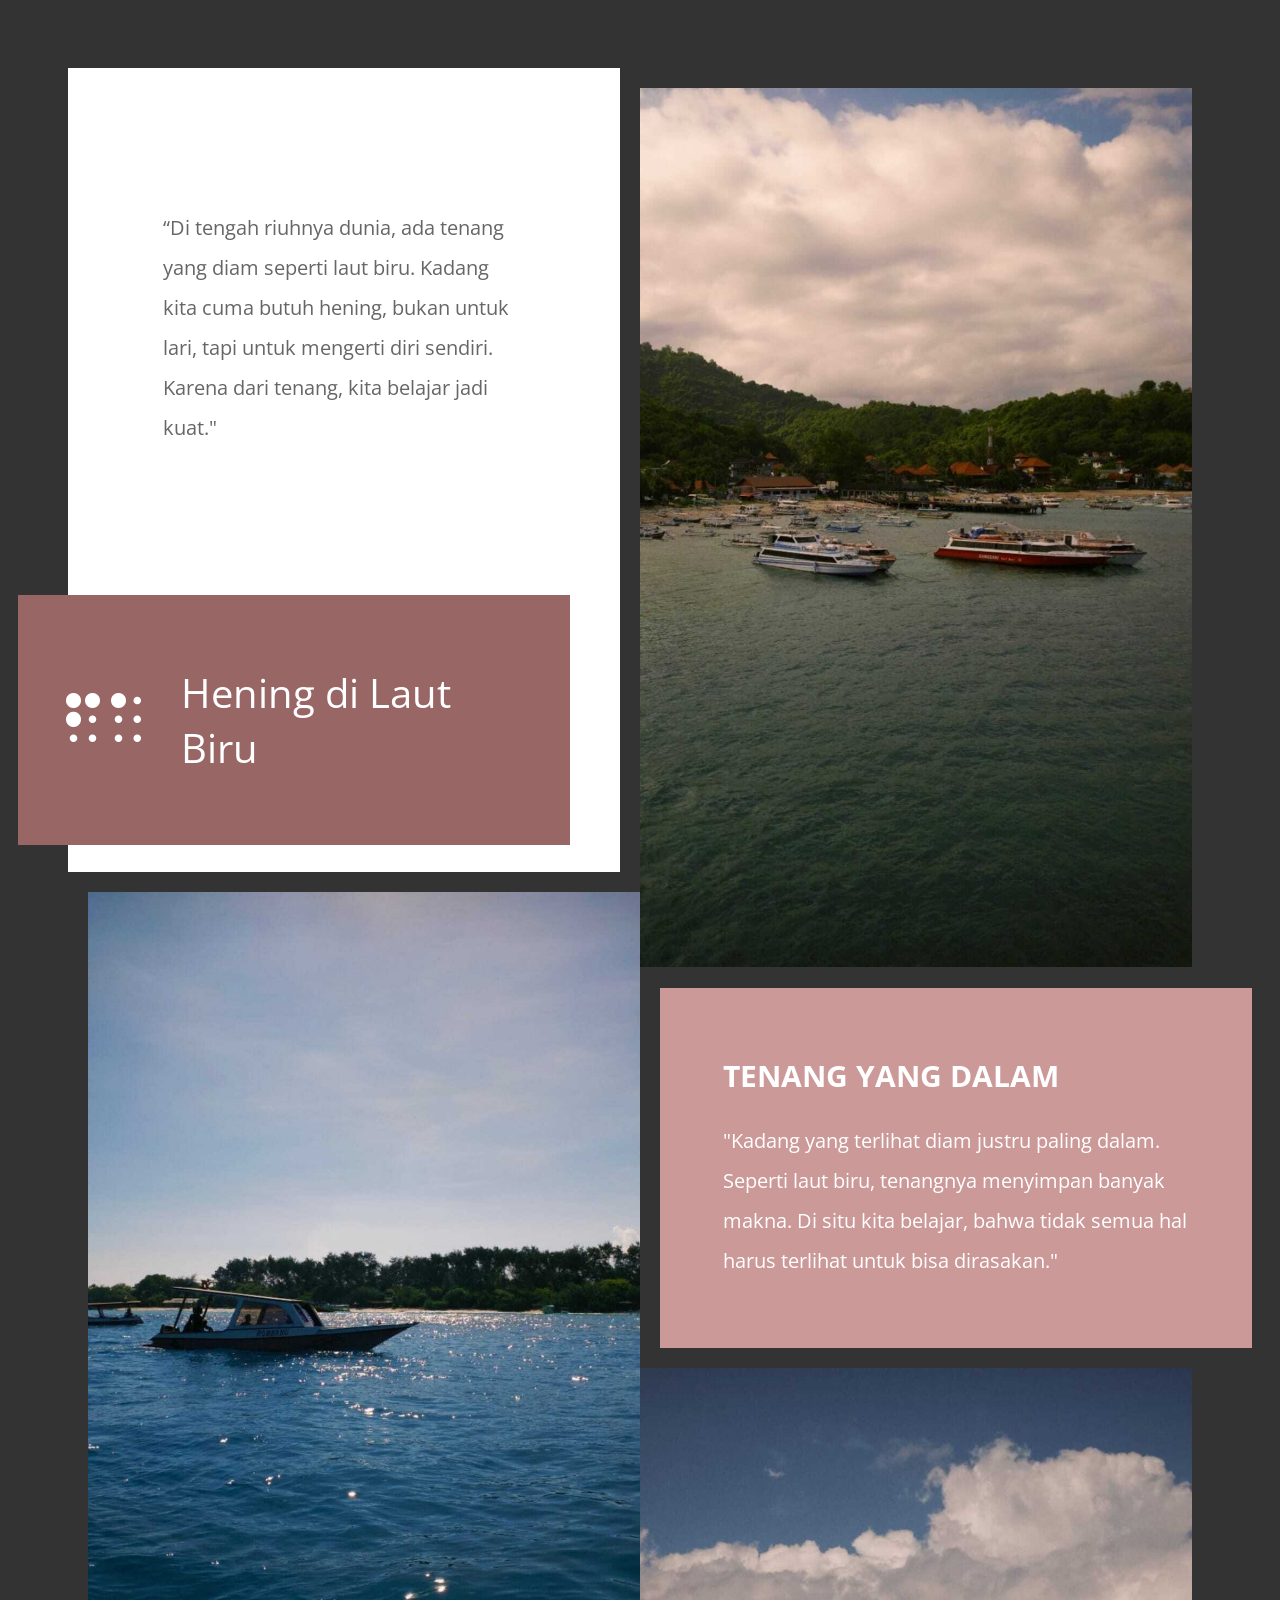
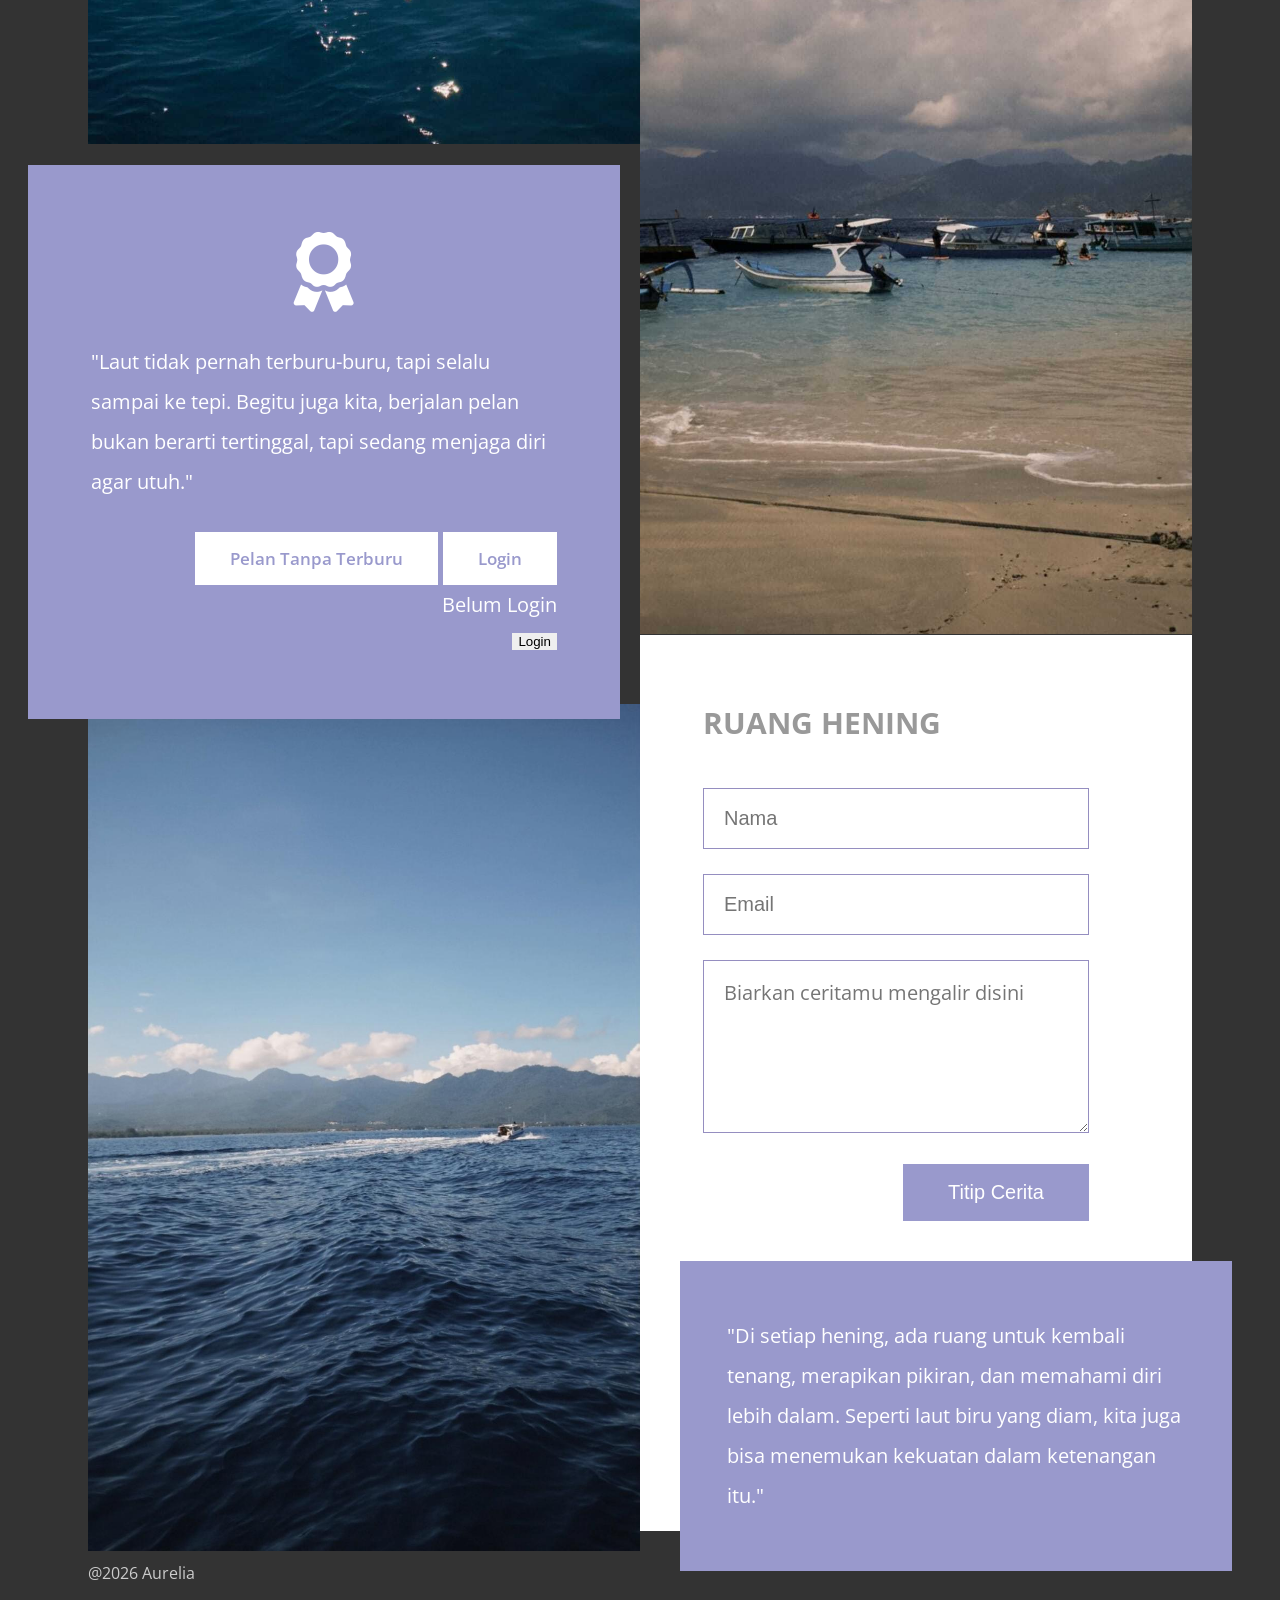
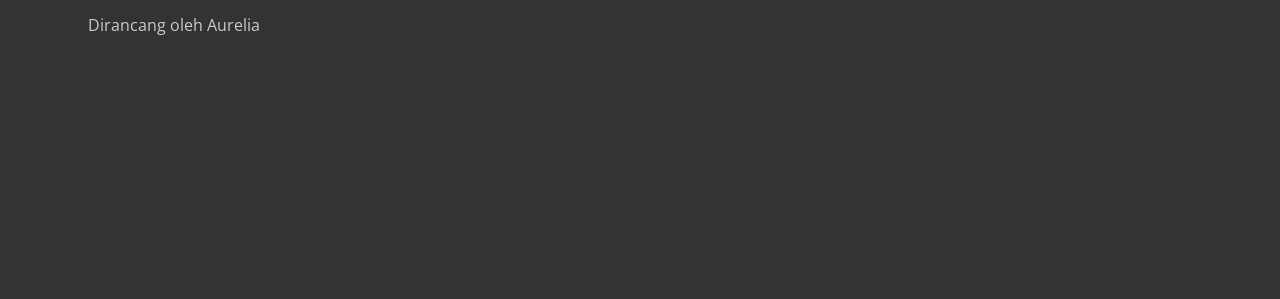
<file: index.html>
<!DOCTYPE html>
<html lang="en">

<head>
    <meta charset="UTF-8">
    <meta name="viewport" content="width=device-width, initial-scale=1.0">
    <meta http-equiv="X-UA-Compatible" content="ie=edge">
    <title>aureliarazaqa</title>
<!--
Template 2110 Character
http://www.tooplate.com/view/2110-character
-->
    <link rel="stylesheet" href="https://fonts.googleapis.com/css?family=Open+Sans:400,600">
    <!-- https://fonts.google.com/specimen/Open+Sans -->
    <link rel="stylesheet" href="css/all.min.css">
    <!-- https://fontawesome.com/ -->
    <link rel="stylesheet" href="css/tooplate-style.css">
</head>

<body class="tm-bg-dark">
    <main class="tm-container masonry">
        <div class="item tm-bg-white tm-block tm-block-left" data-desktop-seq-no="1" data-mobile-seq-no="1">
            <p class="tm-hero-text">&ldquo;Di tengah riuhnya dunia, ada tenang yang diam seperti laut biru. Kadang kita cuma butuh hening, bukan untuk lari, tapi untuk mengerti diri sendiri. Karena dari tenang, kita belajar jadi kuat."
            </p>
            <header class="tm-block-brand">
                <div class="tm-bg-primary-dark tm-text-white tm-block-brand-inner">
                    <i class="fas fa-braille fa-3x"></i>
                    <h1 class="tm-brand-name">Hening di Laut Biru</h1>
                </div>
            </header>
        </div>
        <div class="item" data-desktop-seq-no="2" data-mobile-seq-no="4">
            <img src="img/image-01.jpg" alt="Image" class="tm-img-left">
        </div>
        <div class="item tm-bg-secondary tm-text-white tm-block tm-block-wider tm-block-pad tm-block-left-2" data-desktop-seq-no="3"
            data-mobile-seq-no="5">
            <i class="fas fa-award fa-4x tm-block-icon"></i>
            <p>"Laut tidak pernah terburu-buru, tapi selalu sampai ke tepi. Begitu juga kita, berjalan pelan bukan berarti tertinggal, tapi sedang menjaga diri agar utuh."</p>
            <div class="tm-text-right">
                <a href="#" class="tm-btn tm-btn-small tm-btn-primary tm-mt">Pelan Tanpa Terburu</a>
                <a href="login/index.html" class="tm-btn tm-btn-small tm-btn-primary tm-mt">Login</a>
                <p id="userInfo">Belum Login</p>
               
<div id="authArea">
    <button onclick="goLogin()" class="nav-cta">Login</button>
</div>
            </div>
        </div>
        <div class="item" data-desktop-seq-no="4" data-mobile-seq-no="8">
            <img src="img/image-04.jpg" alt="Image" class="tm-img-left">
        </div>
        <div class="tm-footer" id="tmFooter" data-desktop-seq-no="5" data-mobile-seq-no="9">
            <div> 
                <p class="tm-mb-small">@2026 Aurelia</p>
                <p>Dirancang oleh Aurelia</p>
            </div>
        </div>
        <div class="item" data-desktop-seq-no="6" data-mobile-seq-no="2">
            <img src="img/image-02.jpg" alt="Image">
        </div>
        <div class="item tm-block-right" data-desktop-seq-no="7" data-mobile-seq-no="3">
            <div class="tm-block-right-inner tm-bg-primary-light tm-text-white tm-block tm-block-wider tm-block-pad">
                <header>
                    <h2 class="tm-text-uppercase">
                        Tenang yang Dalam
                    </h2>
                </header>
                <p>"Kadang yang terlihat diam justru paling dalam. Seperti laut biru, tenangnya menyimpan banyak makna. Di situ kita belajar, bahwa tidak semua hal harus terlihat untuk bisa dirasakan."</p>

                </p>
                <!-- -->
            </div>
        </div>

        <div class="item" data-desktop-seq-no="8" data-mobile-seq-no="6">
            <img src="img/image-03.jpg" alt="Image">
        </div>

        <div class="item tm-bg-white tm-block tm-form-section" data-desktop-seq-no="9" data-mobile-seq-no="7">
            <div class="tm-form-container tm-block-pad tm-pb-0">
                <header>
                    <h2 class="tm-text-uppercase tm-text-gray-light tm-mb">
                        Ruang Hening
                    </h2>
                </header>
                <form action="index.html" class="tm-contact-form" method="POST">
                    <div class="tm-form-group">
                        <input type="text" id="contact_name" name="contact_name" class="form-control" placeholder="Nama" required/>
                    </div>
                    <div class="tm-form-group">
                        <input type="email" id="contact_email" name="contact_email" class="form-control" placeholder="Email" required/>
                    </div>
                    <div class="tm-form-group">
                        <textarea rows="5" id="contact_message" name="contact_message" class="form-control" placeholder="Biarkan ceritamu mengalir disini" required></textarea>
                    </div>
                    <div class="tm-text-right">
                        <button type="submit" class="tm-btn tm-btn-secondary tm-btn-pad-big">Titip Cerita</button>
                    </div>
                </form>
            </div>

            <div class="tm-form-section-tag">
                <div class="tm-bg-secondary tm-text-white tm-block-pad tm-form-section-tag-inner">
                    <header>
                    </header>
                    <p>"Di setiap hening, ada ruang untuk kembali tenang, merapikan pikiran, dan memahami diri lebih dalam. Seperti laut biru yang diam, kita juga bisa menemukan kekuatan dalam ketenangan itu."</p>
                </div>
            </div>
        </div>
    <div style="display:flex;gap:20px;margin-top:30px;">

        <iframe width="400" height="250" src="https://www.youtube.com/embed/cds-Zd9msdQ" title="Cara Aku Keluar dari Hidup yang Bikin Capek &amp; Stuck | Mindset Shift &amp; Healing" frameborder="0" allow="accelerometer; autoplay; clipboard-write; encrypted-media; gyroscope; picture-in-picture; web-share" referrerpolicy="strict-origin-when-cross-origin" allowfullscreen></iframe>
        <iframe width="400" height="250" src="https://www.google.com/maps/embed?pb=!1m18!1m12!1m3!1d3952.8996319272687!2d110.39281007500517!3d-7.80044999221977!2m3!1f0!2f0!3f0!3m2!1i1024!2i768!4f13.1!3m3!1m2!1s0x2e7a57669d43fe55%3A0x75fae1bb400d4da5!2sSMA%20Negeri%208%20Yogyakarta!5e0!3m2!1sid!2sid!4v1779973404784!5m2!1sid!2sid" width="600" height="450" style="border:0;" allowfullscreen="" loading="lazy" referrerpolicy="no-referrer-when-downgrade"></iframe>
    
    </div>
    </main>
    <script src="js/jquery-3.3.1.min.js"></script>
    <!-- https://jquery.com/download/ -->
    <script>

        let callAdjustLayout;
        let currentLayout = "desktop",
            nextLayout = "desktop";

        /**
         * detect IE
         * returns version of IE or false, if browser is not Internet Explorer
         */
        function detectIE() {
            var ua = window.navigator.userAgent;

            var msie = ua.indexOf('MSIE ');
            if (msie > 0) {
                // IE 10 or older => return version number
                return parseInt(ua.substring(msie + 5, ua.indexOf('.', msie)), 10);
            }

            var trident = ua.indexOf('Trident/');
            if (trident > 0) {
                // IE 11 => return version number
                var rv = ua.indexOf('rv:');
                return parseInt(ua.substring(rv + 3, ua.indexOf('.', rv)), 10);
            }

            var edge = ua.indexOf('Edge/');
            if (edge > 0) {
                // Edge (IE 12+) => return version number
                return parseInt(ua.substring(edge + 5, ua.indexOf('.', edge)), 10);
            }

            // other browser
            return false;
        }

        // Adjust layout based on the browser width
        function adjustLayout() {
            let block1, block2, block3, block4, block5, block6, block7, block8, block9;

            if (window.innerWidth <= 1199) {
                // Mobile layout
                nextLayout = "mobile";
                block1 = $("div[data-mobile-seq-no='1']");
                block2 = $("div[data-mobile-seq-no='2']");
                block3 = $("div[data-mobile-seq-no='3']");
                block4 = $("div[data-mobile-seq-no='4']");
                block5 = $("div[data-mobile-seq-no='5']");
                block6 = $("div[data-mobile-seq-no='6']");
                block7 = $("div[data-mobile-seq-no='7']");
                block8 = $("div[data-mobile-seq-no='8']");
                block9 = $("div[data-mobile-seq-no='9']");
            } else {
                // Desktop layout
                nextLayout = "desktop";
                block1 = $("div[data-desktop-seq-no='1']");
                block2 = $("div[data-desktop-seq-no='2']");
                block3 = $("div[data-desktop-seq-no='3']");
                block4 = $("div[data-desktop-seq-no='4']");
                block5 = $("div[data-desktop-seq-no='5']");
                block6 = $("div[data-desktop-seq-no='6']");
                block7 = $("div[data-desktop-seq-no='7']");
                block8 = $("div[data-desktop-seq-no='8']");
                block9 = $("div[data-desktop-seq-no='9']");
            }

            if (nextLayout !== currentLayout) {
                // Reorder blocks based on their seq no
                block1.after(block2.detach());
                block2.after(block3.detach());
                block3.after(block4.detach());
                block4.after(block5.detach());
                block5.after(block6.detach());
                block6.after(block7.detach());
                block7.after(block8.detach());
                block8.after(block9.detach());
                currentLayout = nextLayout;
            }
        }

        // Adjust layout upon window resize
        window.onresize = function () {
            clearTimeout(callAdjustLayout);
            callAdjustLayout = setTimeout(adjustLayout, 100);
        }

        // DOM is ready
        $(function () {
            if (detectIE()) {
                alert('Please use the latest version of Chrome or Firefox for best browsing experience.');
            }

            adjustLayout();
        })
    </footer>
    <script src="templatemo-maison-doree.js"></script>
    <script src="login/js/welcome.js"></script>
</body>
</html>
</file>
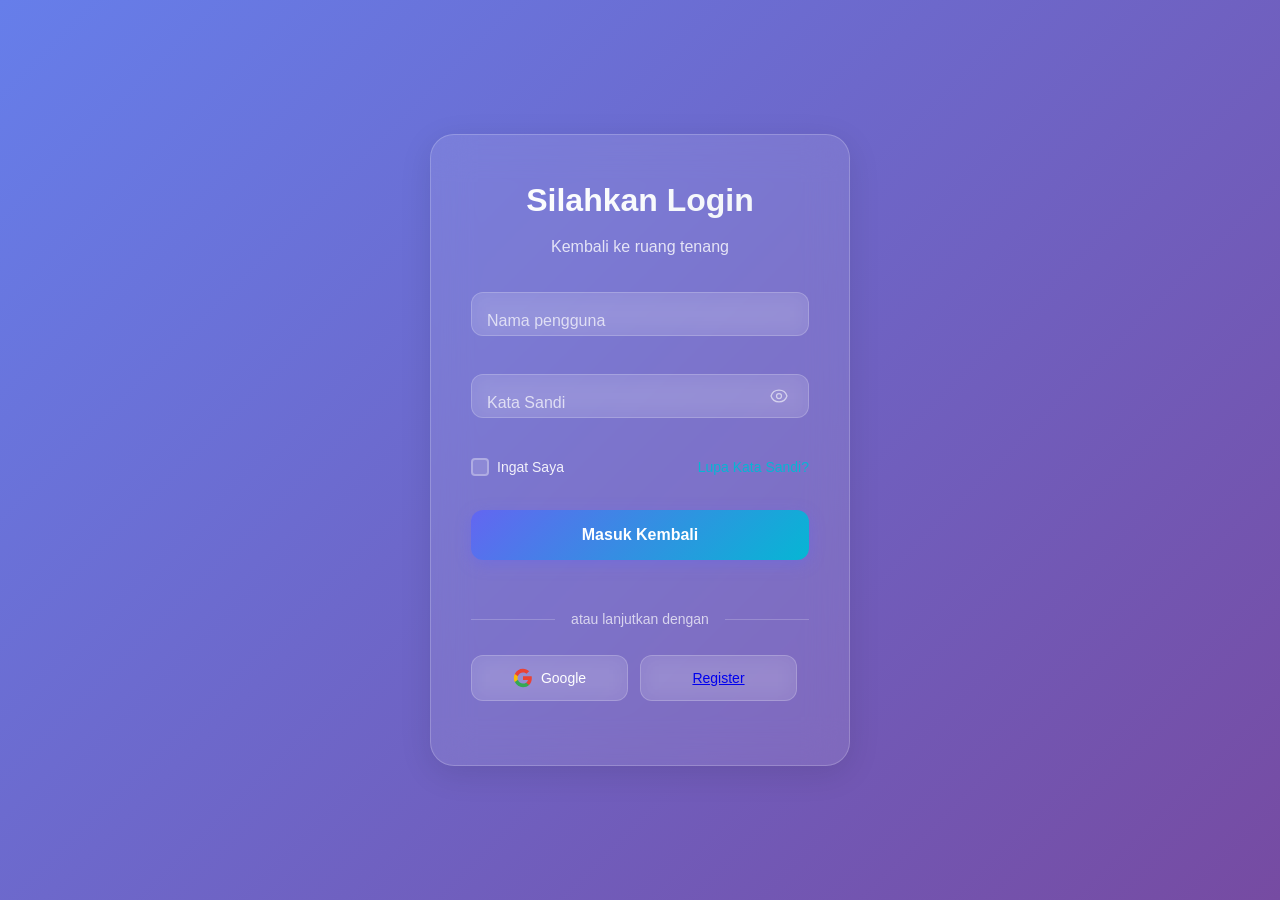
<file: login/index.html>
<!DOCTYPE html>
<html lang="en">
<head>
    <meta charset="UTF-8">
    <meta name="viewport" content="width=device-width, initial-scale=1.0">
    <title>Masuk ke Ruang Tenang</title>
    <link rel="stylesheet" href="style.css">
</head>
<body>
    <div class="login-container">
        <div class="login-card">
            <div class="login-header">
                <h2>Silahkan Login</h2>
                <p>Kembali ke ruang tenang</p>
            </div>
            
            <form class="login-form" id="loginForm" novalidate>
                <div class="form-group">
                    <div class="input-wrapper">
                        <input type="text" id="username" name="username" required autocomplete="username">
                        <label for="username">Nama pengguna</label>
                        <span class="focus-border"></span>
                    </div>
                    <span class="error-message" id="emailError"></span>
                </div>

                <div class="form-group">
                    <div class="input-wrapper password-wrapper">
                        <input type="password" id="password" name="password" required autocomplete="current-password">
                        <label for="password">Kata Sandi</label>
                        <button type="button" class="password-toggle" id="passwordToggle" aria-label="Toggle password visibility">
                            <span class="eye-icon"></span>
                        </button>
                        <span class="focus-border"></span>
                    </div>
                    <span class="error-message" id="passwordError"></span>
                </div>

                <div class="form-options">
                    <label class="remember-wrapper">
                        <input type="checkbox" id="remember" name="remember">
                        <span class="checkbox-label">
                            <span class="checkmark"></span>
                            Ingat Saya
                        </span>
                    </label>
                    <a href="#" class="forgot-password">Lupa Kata Sandi?</a>
                </div>
                
                <div id="alertBox"style="display:none;color:red;"></div>
                <button type="submit" class="login-btn btn">
                    <span class="btn-text">Masuk Kembali</span>
                    <span class="btn-loader"></span>
                </button>
            </form>

            <div class="divider">
                <span>atau lanjutkan dengan</span>
            </div>

            <div class="social-login">
                <button type="button" class="social-btn google-btn">
                    <span class="social-icon google-icon"></span>
                    Google
                </button>
                <button type="button" class="social-btn github-btn">
                 <a href="register.html">
                    <span class="social-icon github-icon"></span>
                    Register
                </button>
            </div>

            <div class="signup-link">
            </div>

            <div class="success-message" id="successMessage">
                <div class="success-icon">✓</div>
                <h3>Berhasil Masuk!</h3>
                <p>Redirecting to your dashboard...</p>
            </div>
        </div>
    </div>

<script src="js/login.js"></script>
</body>
</html>
</file>
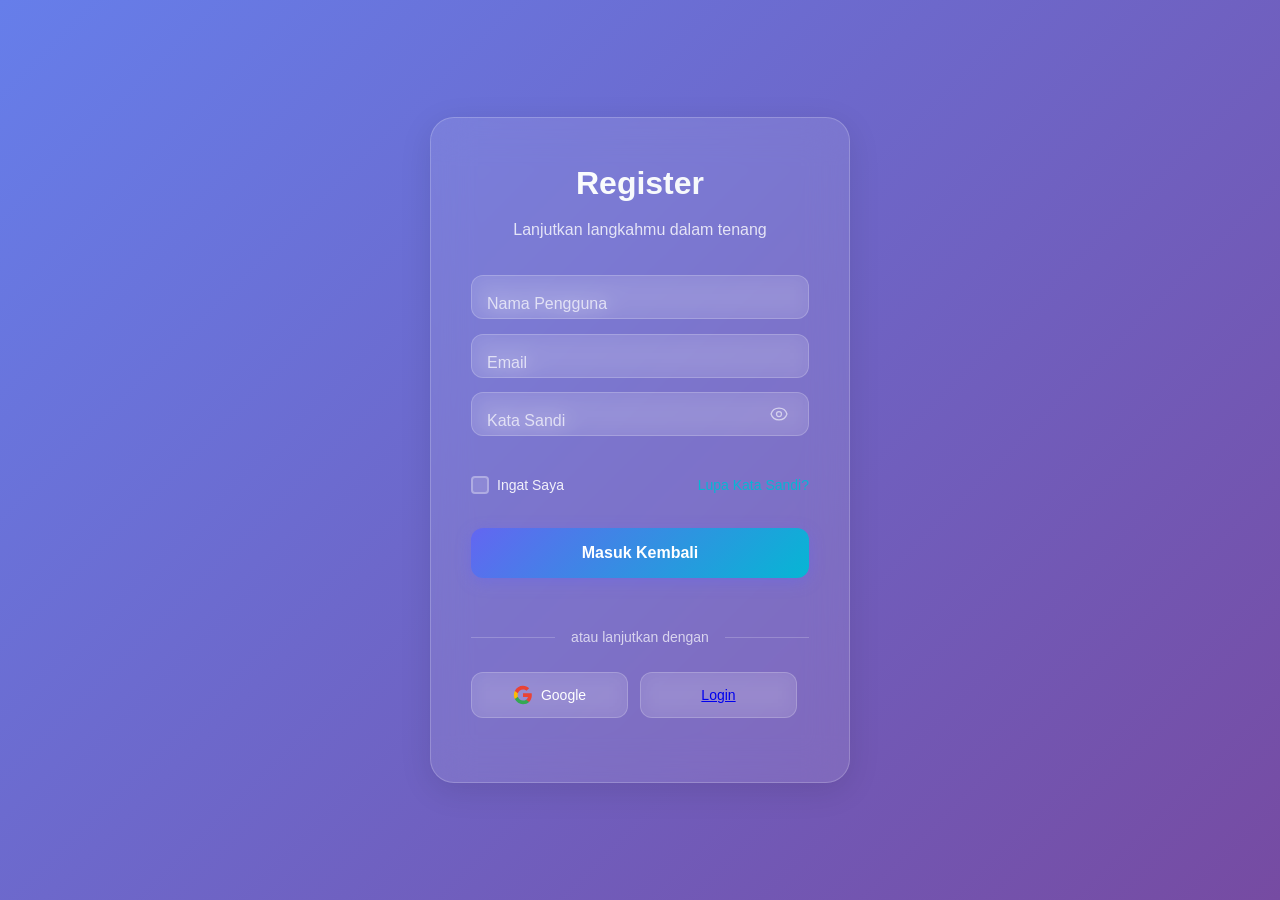
<file: login/register.html>
<!DOCTYPE html>
<html lang="en">
<head>
    <meta charset="UTF-8">
    <meta name="viewport" content="width=device-width, initial-scale=1.0">
    <title>Masuk ke Ruang Tenang</title>
    <link rel="stylesheet" href="style.css">
</head>
<body>
    <div class="login-container">
        <div class="login-card">
            <div class="login-header">
                <h2>Register</h2>
                <p>Lanjutkan langkahmu dalam tenang</p>
            </div>
            
            <form class="register-form" id="registerForm" novalidate>
                <div class="form-group">
                    <div class="input-wrapper">
                    <label for="username">Nama Pengguna</label>
                        <input type="text" id="username" name="username" required autocomplete="Username">
                    <div class="input-wrapper" style="margin-top: 15px;">
                        <label for="email">Email</label>
                        <input type="email" id="email" required autocomplete="Email">
                        <span class="focus-border"></span>
                    </div>
                    <span class="error-message" id="emailError"></span>
                </div>

                <div class="form-group">
                    <div class="input-wrapper password-wrapper">
                     <label for="password">Kata Sandi</label>
                        <input type="password" id="password" name="password" required autocomplete="current-password">
                        <button type="button" class="password-toggle" id="passwordToggle" aria-label="Toggle password visibility">
                            <span class="eye-icon"></span>
                        </button>
                        <span class="focus-border"></span>
                    </div>
                    <span class="error-message" id="passwordError"></span>
                </div>

                <div class="form-options">
                    <label class="remember-wrapper">
                        <input type="checkbox" id="remember" name="remember">
                        <span class="checkbox-label">
                            <span class="checkmark"></span>
                            Ingat Saya
                        </span>
                    </label>
                    <a href="#" class="forgot-password">Lupa Kata Sandi?</a>
                </div>
                
                <div id="alertBox"style="display:none;color:red;"></div>
                <button type="submit" class="login-btn btn" onclick="window.location.herf="index.html>
                    <span class="btn-text">Masuk Kembali</span>
                    <span class="btn-loader"></span>
                </button>
            </form>

            <div class="divider">
                <span>atau lanjutkan dengan</span>
            </div>

            <div class="social-login">
                <button type="button" class="social-btn google-btn">
                    <span class="social-icon google-icon"></span>
                    Google
                </button>
                <button type="button" class="social-btn google-btn"> 
                  <a href="index.html">
                    <span class="social-icon github-icon"></span>
                    Login
                  </button>
            </div>

            <div class="signup-link">
            </div>

            <div class="success-message" id="successMessage">
                <div class="success-icon">✓</div>
                <h3>Berhasil Masuk!</h3>
                <p>Redirecting to your dashboard...</p>
            </div>
        </div>
    </div>
   <p id="message"></p>
</form>

<script src="js/register.js" defer></script>
</body>
</html>
</file>
<file: css/tooplate-style.css>
/* 

Template 2110 Character
http://www.tooplate.com/view/2110-character


COLORS 

Primary Dark:       #996666
Primary Light:      #cc9999
Secondary:          #9999cc
Dark Background:    #333333
Dark Gray Text:     #666666
Light Gray Text:    #999999
Footer Gray Text:   #cccccc

*/

body {
  font-family: "Open Sans", sans-serif;
  font-size: 20px;
  color: #666666;
  -webkit-font-smoothing: antialiased;
  padding: 80px;
  overflow-x: hidden;
}

textarea {
  font-family: "Open Sans", sans-serif;
}

a {
	color: #FF0;
  text-decoration: none;
}

button {
  border: none;
}

a,
button {
  -webkit-transition: all 0.3s ease;
  -o-transition: all 0.3s ease;
  transition: all 0.3s ease;
  cursor: pointer;
}

h2 {
  margin-top: 0;
}

p {
  line-height: 2;
  margin: 0;
}

.tm-container {
  max-width: 1200px;
  width: 100%;
  margin-left: auto;
  margin-right: auto;
  position: relative;
}

/* http://w3bits.com/css-masonry/ */
.masonry {
  /* Masonry container */
  -webkit-column-count: 2;
  column-count: 2;
  -webkit-column-gap: 0;
  column-gap: 0;
}

.item {
  /* Masonry bricks or child elements */
  display: inline-block;
  margin: 0;
  width: 100%;
}

img {
  max-width: 100%;
  height: auto;
}

.tm-relative {
  position: relative;
}

.tm-block {
  position: relative;
  -webkit-box-sizing: border-box;
  box-sizing: border-box;
  max-width: 600px;
}

.tm-block-wider {
  max-width: 640px;
  width: calc(100% + 40px);
}

.tm-block-left {
  right: 20px;
  bottom: 20px;
}

.tm-block-left-2 {
  right: 60px;
  top: 15px;
}

.tm-block-right {
  padding: 15px 0 20px 20px;
}

.tm-img-left {
  display: block;
  margin-right: 0;
  margin-left: auto;
}

.tm-hero-text {
  padding: 140px 95px 0;
}

.tm-block-pad {
  padding: 67px 63px;
}

.tm-block-icon {
  text-align: center;
  display: block;
  margin: 0 30px 30px;
}

.tm-block-brand {
  position: relative;
  margin-top: 147px;
  margin-bottom: 27px;
}

.tm-block-brand-inner {
  position: relative;
  right: 50px;
  padding: 70px 48px;
  display: -webkit-box;
  display: -ms-flexbox;
  display: flex;
  -webkit-box-align: center;
  -ms-flex-align: center;
  align-items: center;
}

.tm-brand-name {
  margin: 0 40px 0;
  font-size: 2.5rem;
  font-weight: 400;
}

.tm-bg-dark {
  background-color: #333333;
}

.tm-bg-white {
  background-color: #ffffff;
}

.tm-btn {
  padding: 15px 25px;
  display: inline-block;
  font-size: 1em;
}

.tm-btn-small {
  font-size: 17px;
  font-weight: 600;
  padding: 15px 35px;
}

.tm-btn-pad-big {
  padding: 17px 45px;
}

.tm-btn-primary {
  color: #9999cc;
  background-color: #ffffff;
}

.tm-btn-primary:hover {
  background-color: #c5c5e6;
}

.tm-btn-secondary {
  color: white;
  background-color: #9999cc;
}

.tm-btn-secondary:hover {
  color: #ffffff;
  background-color: #5b5bb2;
}

.tm-text-white {
  color: #ffffff;
}

.tm-text-gray-light {
  color: #999999;
}

.tm-bg-primary-light {
  background-color: #cc9999;
}

.tm-bg-primary-dark {
  background-color: #996666;
}

.tm-bg-secondary {
  background-color: #9999cc;
}

.tm-mt {
  margin-top: 30px;
}

.tm-mt-big {
  margin-top: 50px;
}

.tm-mb {
  margin-bottom: 45px;
}

.tm-mb-small {
  margin-bottom: 20px;
}

.tm-text-right {
  text-align: right;
}

.tm-text-uppercase {
  text-transform: uppercase;
}

.tm-form-group {
  margin-bottom: 25px;
}

input,
textarea {
  width: 100%;
  -webkit-box-sizing: border-box;
  box-sizing: border-box;
  border: 1px solid #958ec0;
  padding: 18px 20px;
  font-size: 1em;
}

.tm-contact-form {
  width: calc(100% - 40px);
}

.tm-form-section {
  margin-top: -5px;
}

.tm-form-section-tag {
  position: relative;
}

.tm-form-section-tag h2 {
  font-size: 1.6rem;
}

.tm-form-section-tag-inner {
  position: relative;
  left: 40px;
  right: -40px;
  bottom: -40px;
  width: 100%;
  max-width: 600px;
  box-sizing: border-box;
  padding: 55px 47px;
}

.tm-pb-0 {
  padding-bottom: 0 !important;
}

.tm-img-qr {
  width: 150px;
  height: 150px;
  margin: 30px 20px 30px 0;
}

.tm-footer {
  display: -webkit-box;
  display: -ms-flexbox;
  display: flex;
  -webkit-box-align: center;
  -ms-flex-align: center;
  align-items: center;
  max-width: 600px;
  margin-right: 0;
  margin-left: auto;
}

.tm-footer,
.tm-footer a {
  color: #cbcbcb;
}

.tm-footer a:hover {
  color: #996666;
}

.tm-footer p {
  font-size: 16px;
}

@media (max-width: 1232px) {
  body {
    padding: 60px;
  }
}

@media (max-width: 1199px) {
  .masonry {
    /* Masonry container */
    -webkit-column-count: 1;
    column-count: 1;
  }

  .tm-container {
    max-width: 600px;
  }
}

@media (max-width: 540px) {
  .tm-block-brand-inner {
    flex-direction: column;
    padding: 35px;
    right: 30px;
  }

  .tm-brand-name {
    margin-top: 20px;
  }

  .tm-contact-form {
    width: calc(100% - 20px);
  }
}

@media (max-width: 520px) {
  body {
    padding: 50px;
  }

  .tm-block-pad {
    padding: 45px;
  }

  .tm-hero-text {
    padding: 50px 45px 0;
  }

  .tm-block-brand {
    margin-top: 70px;
  }
}

@media (max-width: 417px) {
  .tm-block-left,
  .tm-block-left-2 {
    right: 0;
  }

  .tm-block-wider {
    width: 100%;
  }

  .tm-footer {
    flex-direction: column;
  }
}

@media (max-width: 390px) {
  body {
    padding: 40px 20px 10px;
  }

  .tm-form-section-tag-inner {
    left: 25px;
    right: -25px;
    bottom: -25px;
  }
}
</file>
<file: login/style.css>
/* Glassmorphism Login Form - Complete & Self-Contained */

* {
    margin: 0;
    padding: 0;
    box-sizing: border-box;
}

body {
    font-family: 'Inter', -apple-system, BlinkMacSystemFont, 'Segoe UI', Roboto, sans-serif;
    background: linear-gradient(135deg, #667eea 0%, #764ba2 100%);
    min-height: 100vh;
    display: flex;
    align-items: center;
    justify-content: center;
    padding: 20px;
    line-height: 1.6;
}

.login-container {
    width: 100%;
    max-width: 420px;
    perspective: 1000px;
}

/* Form Group & Input Styles */
.form-group {
    margin-bottom: 24px;
    position: relative;
}

.input-wrapper {
    position: relative;
    display: flex;
    flex-direction: column;
}

.input-wrapper input {
    background: rgba(255, 255, 255, 0.1);
    border: 1px solid rgba(255, 255, 255, 0.2);
    border-radius: 12px;
    padding: 16px 16px 8px 16px;
    color: white;
    font-size: 16px;
    font-weight: 400;
    transition: all 0.3s cubic-bezier(0.4, 0, 0.2, 1);
    width: 100%;
    outline: none;
    backdrop-filter: blur(10px);
}

.input-wrapper input::placeholder {
    color: transparent;
}

.input-wrapper label {
    position: absolute;
    left: 16px;
    top: 16px;
    color: rgba(255, 255, 255, 0.7);
    font-size: 16px;
    font-weight: 400;
    transition: all 0.3s cubic-bezier(0.4, 0, 0.2, 1);
    pointer-events: none;
    transform-origin: left top;
}

.input-wrapper input:focus,
.input-wrapper input:valid {
    border-color: #06b6d4;
    background: rgba(255, 255, 255, 0.15);
    transform: translateY(-2px);
    box-shadow: 0 8px 25px rgba(6, 182, 212, 0.2);
}

.input-wrapper input:focus + label,
.input-wrapper input:valid + label {
    transform: translateY(-8px) scale(0.85);
    color: #06b6d4;
    font-weight: 500;
}

.focus-border {
    position: absolute;
    bottom: 0;
    left: 50%;
    width: 0;
    height: 2px;
    background: linear-gradient(90deg, #06b6d4, #6366f1);
    transition: all 0.3s cubic-bezier(0.4, 0, 0.2, 1);
    transform: translateX(-50%);
    border-radius: 2px;
}

.input-wrapper input:focus ~ .focus-border {
    width: 100%;
}

/* Error States */
.error-message {
    display: block;
    color: #ef4444;
    font-size: 12px;
    font-weight: 500;
    margin-top: 6px;
    margin-left: 4px;
    opacity: 0;
    transform: translateY(-10px);
    transition: all 0.3s cubic-bezier(0.4, 0, 0.2, 1);
    background: rgba(239, 68, 68, 0.1);
    padding: 4px 8px;
    border-radius: 6px;
    backdrop-filter: blur(10px);
}

.error-message.show {
    opacity: 1;
    transform: translateY(0);
}

.form-group.error .input-wrapper input {
    border-color: #ef4444;
    background: rgba(239, 68, 68, 0.1);
    animation: shake 0.5s ease-in-out;
}

/* Button Styles */
.btn {
    background: linear-gradient(135deg, #6366f1 0%, #06b6d4 100%);
    border: none;
    border-radius: 12px;
    padding: 16px 24px;
    color: white;
    font-size: 16px;
    font-weight: 600;
    cursor: pointer;
    transition: all 0.3s cubic-bezier(0.4, 0, 0.2, 1);
    position: relative;
    overflow: hidden;
    transform: translateY(0);
    box-shadow: 0 4px 15px rgba(99, 102, 241, 0.4);
}

.btn::before {
    content: '';
    position: absolute;
    top: 0;
    left: -100%;
    width: 100%;
    height: 100%;
    background: linear-gradient(90deg, transparent, rgba(255, 255, 255, 0.2), transparent);
    transition: left 0.5s ease;
}

.btn:hover {
    transform: translateY(-2px);
    box-shadow: 0 8px 25px rgba(99, 102, 241, 0.6);
}

.btn:hover::before {
    left: 100%;
}

.btn:active {
    transform: translateY(0);
}

/* Loading State */
.btn.loading {
    pointer-events: none;
}

.btn-text {
    transition: opacity 0.3s ease;
}

.btn-loader {
    position: absolute;
    top: 50%;
    left: 50%;
    transform: translate(-50%, -50%);
    width: 20px;
    height: 20px;
    border: 2px solid transparent;
    border-top: 2px solid white;
    border-radius: 50%;
    opacity: 0;
    animation: spin 1s linear infinite;
    transition: opacity 0.3s ease;
}

.btn.loading .btn-text {
    opacity: 0;
}

.btn.loading .btn-loader {
    opacity: 1;
}

/* Checkbox Styles */
.remember-wrapper {
    display: flex;
    align-items: center;
    gap: 8px;
    cursor: pointer;
}

.remember-wrapper input[type="checkbox"] {
    display: none;
}

.checkbox-label {
    color: rgba(255, 255, 255, 0.9);
    font-size: 14px;
    cursor: pointer;
    user-select: none;
    display: flex;
    align-items: center;
    gap: 8px;
}

.checkmark {
    width: 18px;
    height: 18px;
    border: 2px solid rgba(255, 255, 255, 0.3);
    border-radius: 4px;
    display: flex;
    align-items: center;
    justify-content: center;
    transition: all 0.3s cubic-bezier(0.4, 0, 0.2, 1);
    flex-shrink: 0;
    background: rgba(255, 255, 255, 0.1);
    backdrop-filter: blur(10px);
}

.remember-wrapper input[type="checkbox"]:checked ~ .checkbox-label .checkmark {
    background: #06b6d4;
    border-color: #06b6d4;
    transform: scale(1.1);
}

.remember-wrapper input[type="checkbox"]:checked ~ .checkbox-label .checkmark::after {
    content: '✓';
    color: white;
    font-size: 11px;
    font-weight: bold;
    animation: checkmarkPop 0.3s cubic-bezier(0.68, -0.55, 0.265, 1.55);
}

/* Success Message */
.success-message {
    display: none;
    text-align: center;
    padding: 40px 20px;
    opacity: 0;
    transform: translateY(20px);
    transition: all 0.5s cubic-bezier(0.4, 0, 0.2, 1);
}

.success-message.show {
    display: block;
    opacity: 1;
    transform: translateY(0);
}

.success-icon {
    width: 60px;
    height: 60px;
    background: #22c55e;
    border-radius: 50%;
    display: flex;
    align-items: center;
    justify-content: center;
    font-size: 24px;
    color: white;
    margin: 0 auto 20px;
    animation: successPulse 0.6s cubic-bezier(0.68, -0.55, 0.265, 1.55);
}

.success-message h3 {
    color: white;
    font-size: 1.5rem;
    margin-bottom: 8px;
}

.success-message p {
    color: rgba(255, 255, 255, 0.8);
    font-size: 1rem;
}

/* Animations */
@keyframes spin {
    0% { transform: translate(-50%, -50%) rotate(0deg); }
    100% { transform: translate(-50%, -50%) rotate(360deg); }
}

@keyframes shake {
    0%, 100% { transform: translateX(0); }
    25% { transform: translateX(-5px); }
    75% { transform: translateX(5px); }
}

@keyframes checkmarkPop {
    0% { transform: scale(0); }
    50% { transform: scale(1.3); }
    100% { transform: scale(1); }
}

@keyframes successPulse {
    0% { transform: scale(0); }
    50% { transform: scale(1.1); }
    100% { transform: scale(1); }
}

.login-card {
    background: rgba(255, 255, 255, 0.1);
    backdrop-filter: blur(20px);
    -webkit-backdrop-filter: blur(20px);
    border: 1px solid rgba(255, 255, 255, 0.2);
    border-radius: 24px;
    padding: 40px;
    box-shadow: 0 8px 32px rgba(0, 0, 0, 0.1);
    transform: translateY(0);
    transition: all 0.3s cubic-bezier(0.4, 0, 0.2, 1);
    position: relative;
    overflow: hidden;
}

.login-card::before {
    content: '';
    position: absolute;
    top: 0;
    left: -100%;
    width: 100%;
    height: 2px;
    background: linear-gradient(90deg, transparent, #06b6d4, transparent);
    transition: left 0.5s ease;
}

.login-card:hover::before {
    left: 100%;
}

.login-card:hover {
    transform: translateY(-5px);
    box-shadow: 0 12px 40px rgba(0, 0, 0, 0.15);
}

.login-header {
    text-align: center;
    margin-bottom: 32px;
}

.login-header h2 {
    color: white;
    font-size: 2rem;
    font-weight: 700;
    margin-bottom: 8px;
    background: linear-gradient(135deg, #ffffff 0%, #f1f5f9 100%);
    -webkit-background-clip: text;
    background-clip: text;
    -webkit-text-fill-color: transparent;
}

.login-header p {
    color: rgba(255, 255, 255, 0.8);
    font-size: 1rem;
    font-weight: 400;
}

/* Password Toggle Specific Styles */
.password-wrapper {
    position: relative;
}

.password-wrapper input {
    padding-right: 48px;
}

.password-toggle {
    position: absolute;
    right: 12px;
    top: 50%;
    transform: translateY(-50%);
    background: none;
    border: none;
    cursor: pointer;
    padding: 8px;
    color: rgba(255, 255, 255, 0.6);
    transition: color 0.3s cubic-bezier(0.4, 0, 0.2, 1);
    z-index: 2;
}

.password-toggle:hover {
    color: rgba(255, 255, 255, 0.9);
}

.eye-icon {
    display: block;
    width: 20px;
    height: 20px;
    background-image: url("data:image/svg+xml,%3csvg xmlns='http://www.w3.org/2000/svg' fill='none' viewBox='0 0 24 24' stroke='rgba(255,255,255,0.6)' stroke-width='1.5'%3e%3cpath stroke-linecap='round' stroke-linejoin='round' d='M15 12a3 3 0 11-6 0 3 3 0 016 0z'/%3e%3cpath stroke-linecap='round' stroke-linejoin='round' d='M2.458 12C3.732 7.943 7.523 5 12 5c4.478 0 8.268 2.943 9.542 7-1.274 4.057-5.064 7-9.542 7-4.477 0-8.268-2.943-9.542-7z'/%3e%3c/svg%3e");
    background-size: contain;
    background-repeat: no-repeat;
    background-position: center;
    transition: background-image 0.3s cubic-bezier(0.4, 0, 0.2, 1);
}

.eye-icon.show-password {
    background-image: url("data:image/svg+xml,%3csvg xmlns='http://www.w3.org/2000/svg' fill='none' viewBox='0 0 24 24' stroke='rgba(255,255,255,0.6)' stroke-width='1.5'%3e%3cpath stroke-linecap='round' stroke-linejoin='round' d='M3.98 8.223A10.477 10.477 0 001.934 12C3.226 16.338 7.244 19.5 12 19.5c.993 0 1.953-.138 2.863-.395M6.228 6.228A10.45 10.45 0 0112 4.5c4.756 0 8.773 3.162 10.065 7.498a10.523 10.523 0 01-4.293 5.774M6.228 6.228L3 3m3.228 3.228l3.65 3.65m7.894 7.894L21 21m-3.228-3.228l-3.65-3.65m0 0a3 3 0 11-4.243-4.243m4.242 4.242L9.88 9.88'/%3e%3c/svg%3e");
}

/* Form Options */
.form-options {
    display: flex;
    justify-content: space-between;
    align-items: center;
    margin-bottom: 32px;
    flex-wrap: wrap;
    gap: 12px;
}

.forgot-password {
    color: #06b6d4;
    text-decoration: none;
    font-size: 14px;
    font-weight: 500;
    transition: all 0.3s cubic-bezier(0.4, 0, 0.2, 1);
    position: relative;
}

.forgot-password::after {
    content: '';
    position: absolute;
    bottom: -2px;
    left: 0;
    width: 0;
    height: 1px;
    background: #06b6d4;
    transition: width 0.3s cubic-bezier(0.4, 0, 0.2, 1);
}

.forgot-password:hover::after {
    width: 100%;
}

.forgot-password:hover {
    color: white;
}

/* Login Button */
.login-btn {
    width: 100%;
    margin-bottom: 24px;
}

/* Divider */
.divider {
    text-align: center;
    margin: 24px 0;
    position: relative;
    display: flex;
    align-items: center;
    justify-content: center;
}

.divider::before,
.divider::after {
    content: '';
    flex: 1;
    height: 1px;
    background: rgba(255, 255, 255, 0.2);
}

.divider::before {
    margin-right: 16px;
}

.divider::after {
    margin-left: 16px;
}

.divider span {
    color: rgba(255, 255, 255, 0.7);
    font-size: 14px;
    white-space: nowrap;
}

/* Social Login */
.social-login {
    display: flex;
    gap: 12px;
    margin-bottom: 24px;
}

.social-btn {
    flex: 1;
    background: rgba(255, 255, 255, 0.1);
    backdrop-filter: blur(10px);
    border: 1px solid rgba(255, 255, 255, 0.2);
    border-radius: 12px;
    padding: 12px 16px;
    color: white;
    font-size: 14px;
    font-weight: 500;
    cursor: pointer;
    transition: all 0.3s cubic-bezier(0.4, 0, 0.2, 1);
    display: flex;
    align-items: center;
    justify-content: center;
    gap: 8px;
}

.social-btn:hover {
    background: rgba(255, 255, 255, 0.15);
    transform: translateY(-2px);
    box-shadow: 0 4px 15px rgba(0, 0, 0, 0.1);
}

.social-icon {
    width: 20px;
    height: 20px;
    background-size: contain;
    background-repeat: no-repeat;
    background-position: center;
}

.google-icon {
    background-image: url("data:image/svg+xml,%3csvg xmlns='http://www.w3.org/2000/svg' viewBox='0 0 24 24'%3e%3cpath fill='%23ea4335' d='M22.56 12.25c0-.78-.07-1.53-.2-2.25H12v4.26h5.92c-.26 1.37-1.04 2.53-2.21 3.31v2.77h3.57c2.08-1.92 3.28-4.74 3.28-8.09z'/%3e%3cpath fill='%2334a853' d='M12 23c2.97 0 5.46-.98 7.28-2.66l-3.57-2.77c-.98.66-2.23 1.06-3.71 1.06-2.86 0-5.29-1.93-6.16-4.53H2.18v2.84C3.99 20.53 7.7 23 12 23z'/%3e%3cpath fill='%23fbbc05' d='M5.84 14.09c-.22-.66-.35-1.36-.35-2.09s.13-1.43.35-2.09V7.07H2.18C1.43 8.55 1 10.22 1 12s.43 3.45 1.18 4.93l2.85-2.22.81-.62z'/%3e%3cpath fill='%23ea4335' d='M12 5.38c1.62 0 3.06.56 4.21 1.64l3.15-3.15C17.45 2.09 14.97 1 12 1 7.7 1 3.99 3.47 2.18 7.07l3.66 2.84c.87-2.6 3.3-4.53 6.16-4.53z'/%3e%3c/svg%3e");
}

.github-icon {
    background-image: url("data:image/svg+xml,%3csvg xmlns='http://www.w3.org/2000/svg' viewBox='0 0 24 24' fill='white'%3e%3cpath d='M12 0c-6.626 0-12 5.373-12 12 0 5.302 3.438 9.8 8.207 11.387.599.111.793-.261.793-.577v-2.234c-3.338.726-4.033-1.416-4.033-1.416-.546-1.387-1.333-1.756-1.333-1.756-1.089-.745.083-.729.083-.729 1.205.084 1.839 1.237 1.839 1.237 1.07 1.834 2.807 1.304 3.492.997.107-.775.418-1.305.762-1.604-2.665-.305-5.467-1.334-5.467-5.931 0-1.311.469-2.381 1.236-3.221-.124-.303-.535-1.524.117-3.176 0 0 1.008-.322 3.301 1.23.957-.266 1.983-.399 3.003-.404 1.02.005 2.047.138 3.006.404 2.291-1.552 3.297-1.23 3.297-1.23.653 1.653.242 2.874.118 3.176.77.84 1.235 1.911 1.235 3.221 0 4.609-2.807 5.624-5.479 5.921.43.372.823 1.102.823 2.222v3.293c0 .319.192.694.801.576 4.765-1.589 8.199-6.086 8.199-11.386 0-6.627-5.373-12-12-12z'/%3e%3c/svg%3e");
}

/* Signup Link */
.signup-link {
    text-align: center;
}

.signup-link p {
    color: rgba(255, 255, 255, 0.8);
    font-size: 14px;
}

.signup-link a {
    color: #06b6d4;
    text-decoration: none;
    font-weight: 500;
    transition: color 0.3s cubic-bezier(0.4, 0, 0.2, 1);
}

.signup-link a:hover {
    color: white;
}

/* Mobile Responsive */
@media (max-width: 480px) {
    .login-card {
        padding: 24px;
        margin: 10px;
        border-radius: 20px;
    }
    
    .login-header h2 {
        font-size: 1.75rem;
    }
    
    .password-wrapper input {
        padding-right: 44px;
    }
    
    .social-login {
        flex-direction: column;
    }
    
    .form-options {
        flex-direction: column;
        align-items: flex-start;
        gap: 16px;
    }

    .alert{
        background: #e44e4e;
        color: white;
        padding: 10px;
        text-align: center;
        border:1px solid #b32929;
    }
    #message{
        background: #ff4e4e;
        color: white;
        text-align: center;
        margin-top: 20px;
    }
    #alerBox{
        position: fixed;
        top: 20px;
        left: 20%;
        transform: translateX(-50%);
        z-index: 999;
    }
</file>
<file: css/all.min.css>
/*!
 * Font Awesome Free 5.3.1 by @fontawesome - https://fontawesome.com
 * License - https://fontawesome.com/license/free (Icons: CC BY 4.0, Fonts: SIL OFL 1.1, Code: MIT License)
 */
.fa,.fab,.fal,.far,.fas{-moz-osx-font-smoothing:grayscale;-webkit-font-smoothing:antialiased;display:inline-block;font-style:normal;font-variant:normal;text-rendering:auto;line-height:1}.fa-lg{font-size:1.33333em;line-height:.75em;vertical-align:-.0667em}.fa-xs{font-size:.75em}.fa-sm{font-size:.875em}.fa-1x{font-size:1em}.fa-2x{font-size:2em}.fa-3x{font-size:3em}.fa-4x{font-size:4em}.fa-5x{font-size:5em}.fa-6x{font-size:6em}.fa-7x{font-size:7em}.fa-8x{font-size:8em}.fa-9x{font-size:9em}.fa-10x{font-size:10em}.fa-fw{text-align:center;width:1.25em}.fa-ul{list-style-type:none;margin-left:2.5em;padding-left:0}.fa-ul>li{position:relative}.fa-li{left:-2em;position:absolute;text-align:center;width:2em;line-height:inherit}.fa-border{border:.08em solid #eee;border-radius:.1em;padding:.2em .25em .15em}.fa-pull-left{float:left}.fa-pull-right{float:right}.fa.fa-pull-left,.fab.fa-pull-left,.fal.fa-pull-left,.far.fa-pull-left,.fas.fa-pull-left{margin-right:.3em}.fa.fa-pull-right,.fab.fa-pull-right,.fal.fa-pull-right,.far.fa-pull-right,.fas.fa-pull-right{margin-left:.3em}.fa-spin{animation:fa-spin 2s infinite linear}.fa-pulse{animation:fa-spin 1s infinite steps(8)}@keyframes fa-spin{0%{transform:rotate(0deg)}to{transform:rotate(1turn)}}.fa-rotate-90{-ms-filter:"progid:DXImageTransform.Microsoft.BasicImage(rotation=1)";transform:rotate(90deg)}.fa-rotate-180{-ms-filter:"progid:DXImageTransform.Microsoft.BasicImage(rotation=2)";transform:rotate(180deg)}.fa-rotate-270{-ms-filter:"progid:DXImageTransform.Microsoft.BasicImage(rotation=3)";transform:rotate(270deg)}.fa-flip-horizontal{-ms-filter:"progid:DXImageTransform.Microsoft.BasicImage(rotation=0, mirror=1)";transform:scaleX(-1)}.fa-flip-vertical{transform:scaleY(-1)}.fa-flip-horizontal.fa-flip-vertical,.fa-flip-vertical{-ms-filter:"progid:DXImageTransform.Microsoft.BasicImage(rotation=2, mirror=1)"}.fa-flip-horizontal.fa-flip-vertical{transform:scale(-1)}:root .fa-flip-horizontal,:root .fa-flip-vertical,:root .fa-rotate-90,:root .fa-rotate-180,:root .fa-rotate-270{-webkit-filter:none;filter:none}.fa-stack{display:inline-block;height:2em;line-height:2em;position:relative;vertical-align:middle;width:2em}.fa-stack-1x,.fa-stack-2x{left:0;position:absolute;text-align:center;width:100%}.fa-stack-1x{line-height:inherit}.fa-stack-2x{font-size:2em}.fa-inverse{color:#fff}.fa-500px:before{content:"\f26e"}.fa-accessible-icon:before{content:"\f368"}.fa-accusoft:before{content:"\f369"}.fa-ad:before{content:"\f641"}.fa-address-book:before{content:"\f2b9"}.fa-address-card:before{content:"\f2bb"}.fa-adjust:before{content:"\f042"}.fa-adn:before{content:"\f170"}.fa-adversal:before{content:"\f36a"}.fa-affiliatetheme:before{content:"\f36b"}.fa-air-freshener:before{content:"\f5d0"}.fa-algolia:before{content:"\f36c"}.fa-align-center:before{content:"\f037"}.fa-align-justify:before{content:"\f039"}.fa-align-left:before{content:"\f036"}.fa-align-right:before{content:"\f038"}.fa-alipay:before{content:"\f642"}.fa-allergies:before{content:"\f461"}.fa-amazon:before{content:"\f270"}.fa-amazon-pay:before{content:"\f42c"}.fa-ambulance:before{content:"\f0f9"}.fa-american-sign-language-interpreting:before{content:"\f2a3"}.fa-amilia:before{content:"\f36d"}.fa-anchor:before{content:"\f13d"}.fa-android:before{content:"\f17b"}.fa-angellist:before{content:"\f209"}.fa-angle-double-down:before{content:"\f103"}.fa-angle-double-left:before{content:"\f100"}.fa-angle-double-right:before{content:"\f101"}.fa-angle-double-up:before{content:"\f102"}.fa-angle-down:before{content:"\f107"}.fa-angle-left:before{content:"\f104"}.fa-angle-right:before{content:"\f105"}.fa-angle-up:before{content:"\f106"}.fa-angry:before{content:"\f556"}.fa-angrycreative:before{content:"\f36e"}.fa-angular:before{content:"\f420"}.fa-ankh:before{content:"\f644"}.fa-app-store:before{content:"\f36f"}.fa-app-store-ios:before{content:"\f370"}.fa-apper:before{content:"\f371"}.fa-apple:before{content:"\f179"}.fa-apple-alt:before{content:"\f5d1"}.fa-apple-pay:before{content:"\f415"}.fa-archive:before{content:"\f187"}.fa-archway:before{content:"\f557"}.fa-arrow-alt-circle-down:before{content:"\f358"}.fa-arrow-alt-circle-left:before{content:"\f359"}.fa-arrow-alt-circle-right:before{content:"\f35a"}.fa-arrow-alt-circle-up:before{content:"\f35b"}.fa-arrow-circle-down:before{content:"\f0ab"}.fa-arrow-circle-left:before{content:"\f0a8"}.fa-arrow-circle-right:before{content:"\f0a9"}.fa-arrow-circle-up:before{content:"\f0aa"}.fa-arrow-down:before{content:"\f063"}.fa-arrow-left:before{content:"\f060"}.fa-arrow-right:before{content:"\f061"}.fa-arrow-up:before{content:"\f062"}.fa-arrows-alt:before{content:"\f0b2"}.fa-arrows-alt-h:before{content:"\f337"}.fa-arrows-alt-v:before{content:"\f338"}.fa-assistive-listening-systems:before{content:"\f2a2"}.fa-asterisk:before{content:"\f069"}.fa-asymmetrik:before{content:"\f372"}.fa-at:before{content:"\f1fa"}.fa-atlas:before{content:"\f558"}.fa-atom:before{content:"\f5d2"}.fa-audible:before{content:"\f373"}.fa-audio-description:before{content:"\f29e"}.fa-autoprefixer:before{content:"\f41c"}.fa-avianex:before{content:"\f374"}.fa-aviato:before{content:"\f421"}.fa-award:before{content:"\f559"}.fa-aws:before{content:"\f375"}.fa-backspace:before{content:"\f55a"}.fa-backward:before{content:"\f04a"}.fa-balance-scale:before{content:"\f24e"}.fa-ban:before{content:"\f05e"}.fa-band-aid:before{content:"\f462"}.fa-bandcamp:before{content:"\f2d5"}.fa-barcode:before{content:"\f02a"}.fa-bars:before{content:"\f0c9"}.fa-baseball-ball:before{content:"\f433"}.fa-basketball-ball:before{content:"\f434"}.fa-bath:before{content:"\f2cd"}.fa-battery-empty:before{content:"\f244"}.fa-battery-full:before{content:"\f240"}.fa-battery-half:before{content:"\f242"}.fa-battery-quarter:before{content:"\f243"}.fa-battery-three-quarters:before{content:"\f241"}.fa-bed:before{content:"\f236"}.fa-beer:before{content:"\f0fc"}.fa-behance:before{content:"\f1b4"}.fa-behance-square:before{content:"\f1b5"}.fa-bell:before{content:"\f0f3"}.fa-bell-slash:before{content:"\f1f6"}.fa-bezier-curve:before{content:"\f55b"}.fa-bible:before{content:"\f647"}.fa-bicycle:before{content:"\f206"}.fa-bimobject:before{content:"\f378"}.fa-binoculars:before{content:"\f1e5"}.fa-birthday-cake:before{content:"\f1fd"}.fa-bitbucket:before{content:"\f171"}.fa-bitcoin:before{content:"\f379"}.fa-bity:before{content:"\f37a"}.fa-black-tie:before{content:"\f27e"}.fa-blackberry:before{content:"\f37b"}.fa-blender:before{content:"\f517"}.fa-blind:before{content:"\f29d"}.fa-blogger:before{content:"\f37c"}.fa-blogger-b:before{content:"\f37d"}.fa-bluetooth:before{content:"\f293"}.fa-bluetooth-b:before{content:"\f294"}.fa-bold:before{content:"\f032"}.fa-bolt:before{content:"\f0e7"}.fa-bomb:before{content:"\f1e2"}.fa-bone:before{content:"\f5d7"}.fa-bong:before{content:"\f55c"}.fa-book:before{content:"\f02d"}.fa-book-open:before{content:"\f518"}.fa-book-reader:before{content:"\f5da"}.fa-bookmark:before{content:"\f02e"}.fa-bowling-ball:before{content:"\f436"}.fa-box:before{content:"\f466"}.fa-box-open:before{content:"\f49e"}.fa-boxes:before{content:"\f468"}.fa-braille:before{content:"\f2a1"}.fa-brain:before{content:"\f5dc"}.fa-briefcase:before{content:"\f0b1"}.fa-briefcase-medical:before{content:"\f469"}.fa-broadcast-tower:before{content:"\f519"}.fa-broom:before{content:"\f51a"}.fa-brush:before{content:"\f55d"}.fa-btc:before{content:"\f15a"}.fa-bug:before{content:"\f188"}.fa-building:before{content:"\f1ad"}.fa-bullhorn:before{content:"\f0a1"}.fa-bullseye:before{content:"\f140"}.fa-burn:before{content:"\f46a"}.fa-buromobelexperte:before{content:"\f37f"}.fa-bus:before{content:"\f207"}.fa-bus-alt:before{content:"\f55e"}.fa-business-time:before{content:"\f64a"}.fa-buysellads:before{content:"\f20d"}.fa-calculator:before{content:"\f1ec"}.fa-calendar:before{content:"\f133"}.fa-calendar-alt:before{content:"\f073"}.fa-calendar-check:before{content:"\f274"}.fa-calendar-minus:before{content:"\f272"}.fa-calendar-plus:before{content:"\f271"}.fa-calendar-times:before{content:"\f273"}.fa-camera:before{content:"\f030"}.fa-camera-retro:before{content:"\f083"}.fa-cannabis:before{content:"\f55f"}.fa-capsules:before{content:"\f46b"}.fa-car:before{content:"\f1b9"}.fa-car-alt:before{content:"\f5de"}.fa-car-battery:before{content:"\f5df"}.fa-car-crash:before{content:"\f5e1"}.fa-car-side:before{content:"\f5e4"}.fa-caret-down:before{content:"\f0d7"}.fa-caret-left:before{content:"\f0d9"}.fa-caret-right:before{content:"\f0da"}.fa-caret-square-down:before{content:"\f150"}.fa-caret-square-left:before{content:"\f191"}.fa-caret-square-right:before{content:"\f152"}.fa-caret-square-up:before{content:"\f151"}.fa-caret-up:before{content:"\f0d8"}.fa-cart-arrow-down:before{content:"\f218"}.fa-cart-plus:before{content:"\f217"}.fa-cc-amazon-pay:before{content:"\f42d"}.fa-cc-amex:before{content:"\f1f3"}.fa-cc-apple-pay:before{content:"\f416"}.fa-cc-diners-club:before{content:"\f24c"}.fa-cc-discover:before{content:"\f1f2"}.fa-cc-jcb:before{content:"\f24b"}.fa-cc-mastercard:before{content:"\f1f1"}.fa-cc-paypal:before{content:"\f1f4"}.fa-cc-stripe:before{content:"\f1f5"}.fa-cc-visa:before{content:"\f1f0"}.fa-centercode:before{content:"\f380"}.fa-certificate:before{content:"\f0a3"}.fa-chalkboard:before{content:"\f51b"}.fa-chalkboard-teacher:before{content:"\f51c"}.fa-charging-station:before{content:"\f5e7"}.fa-chart-area:before{content:"\f1fe"}.fa-chart-bar:before{content:"\f080"}.fa-chart-line:before{content:"\f201"}.fa-chart-pie:before{content:"\f200"}.fa-check:before{content:"\f00c"}.fa-check-circle:before{content:"\f058"}.fa-check-double:before{content:"\f560"}.fa-check-square:before{content:"\f14a"}.fa-chess:before{content:"\f439"}.fa-chess-bishop:before{content:"\f43a"}.fa-chess-board:before{content:"\f43c"}.fa-chess-king:before{content:"\f43f"}.fa-chess-knight:before{content:"\f441"}.fa-chess-pawn:before{content:"\f443"}.fa-chess-queen:before{content:"\f445"}.fa-chess-rook:before{content:"\f447"}.fa-chevron-circle-down:before{content:"\f13a"}.fa-chevron-circle-left:before{content:"\f137"}.fa-chevron-circle-right:before{content:"\f138"}.fa-chevron-circle-up:before{content:"\f139"}.fa-chevron-down:before{content:"\f078"}.fa-chevron-left:before{content:"\f053"}.fa-chevron-right:before{content:"\f054"}.fa-chevron-up:before{content:"\f077"}.fa-child:before{content:"\f1ae"}.fa-chrome:before{content:"\f268"}.fa-church:before{content:"\f51d"}.fa-circle:before{content:"\f111"}.fa-circle-notch:before{content:"\f1ce"}.fa-city:before{content:"\f64f"}.fa-clipboard:before{content:"\f328"}.fa-clipboard-check:before{content:"\f46c"}.fa-clipboard-list:before{content:"\f46d"}.fa-clock:before{content:"\f017"}.fa-clone:before{content:"\f24d"}.fa-closed-captioning:before{content:"\f20a"}.fa-cloud:before{content:"\f0c2"}.fa-cloud-download-alt:before{content:"\f381"}.fa-cloud-upload-alt:before{content:"\f382"}.fa-cloudscale:before{content:"\f383"}.fa-cloudsmith:before{content:"\f384"}.fa-cloudversify:before{content:"\f385"}.fa-cocktail:before{content:"\f561"}.fa-code:before{content:"\f121"}.fa-code-branch:before{content:"\f126"}.fa-codepen:before{content:"\f1cb"}.fa-codiepie:before{content:"\f284"}.fa-coffee:before{content:"\f0f4"}.fa-cog:before{content:"\f013"}.fa-cogs:before{content:"\f085"}.fa-coins:before{content:"\f51e"}.fa-columns:before{content:"\f0db"}.fa-comment:before{content:"\f075"}.fa-comment-alt:before{content:"\f27a"}.fa-comment-dollar:before{content:"\f651"}.fa-comment-dots:before{content:"\f4ad"}.fa-comment-slash:before{content:"\f4b3"}.fa-comments:before{content:"\f086"}.fa-comments-dollar:before{content:"\f653"}.fa-compact-disc:before{content:"\f51f"}.fa-compass:before{content:"\f14e"}.fa-compress:before{content:"\f066"}.fa-concierge-bell:before{content:"\f562"}.fa-connectdevelop:before{content:"\f20e"}.fa-contao:before{content:"\f26d"}.fa-cookie:before{content:"\f563"}.fa-cookie-bite:before{content:"\f564"}.fa-copy:before{content:"\f0c5"}.fa-copyright:before{content:"\f1f9"}.fa-couch:before{content:"\f4b8"}.fa-cpanel:before{content:"\f388"}.fa-creative-commons:before{content:"\f25e"}.fa-creative-commons-by:before{content:"\f4e7"}.fa-creative-commons-nc:before{content:"\f4e8"}.fa-creative-commons-nc-eu:before{content:"\f4e9"}.fa-creative-commons-nc-jp:before{content:"\f4ea"}.fa-creative-commons-nd:before{content:"\f4eb"}.fa-creative-commons-pd:before{content:"\f4ec"}.fa-creative-commons-pd-alt:before{content:"\f4ed"}.fa-creative-commons-remix:before{content:"\f4ee"}.fa-creative-commons-sa:before{content:"\f4ef"}.fa-creative-commons-sampling:before{content:"\f4f0"}.fa-creative-commons-sampling-plus:before{content:"\f4f1"}.fa-creative-commons-share:before{content:"\f4f2"}.fa-credit-card:before{content:"\f09d"}.fa-crop:before{content:"\f125"}.fa-crop-alt:before{content:"\f565"}.fa-cross:before{content:"\f654"}.fa-crosshairs:before{content:"\f05b"}.fa-crow:before{content:"\f520"}.fa-crown:before{content:"\f521"}.fa-css3:before{content:"\f13c"}.fa-css3-alt:before{content:"\f38b"}.fa-cube:before{content:"\f1b2"}.fa-cubes:before{content:"\f1b3"}.fa-cut:before{content:"\f0c4"}.fa-cuttlefish:before{content:"\f38c"}.fa-d-and-d:before{content:"\f38d"}.fa-dashcube:before{content:"\f210"}.fa-database:before{content:"\f1c0"}.fa-deaf:before{content:"\f2a4"}.fa-delicious:before{content:"\f1a5"}.fa-deploydog:before{content:"\f38e"}.fa-deskpro:before{content:"\f38f"}.fa-desktop:before{content:"\f108"}.fa-deviantart:before{content:"\f1bd"}.fa-dharmachakra:before{content:"\f655"}.fa-diagnoses:before{content:"\f470"}.fa-dice:before{content:"\f522"}.fa-dice-five:before{content:"\f523"}.fa-dice-four:before{content:"\f524"}.fa-dice-one:before{content:"\f525"}.fa-dice-six:before{content:"\f526"}.fa-dice-three:before{content:"\f527"}.fa-dice-two:before{content:"\f528"}.fa-digg:before{content:"\f1a6"}.fa-digital-ocean:before{content:"\f391"}.fa-digital-tachograph:before{content:"\f566"}.fa-directions:before{content:"\f5eb"}.fa-discord:before{content:"\f392"}.fa-discourse:before{content:"\f393"}.fa-divide:before{content:"\f529"}.fa-dizzy:before{content:"\f567"}.fa-dna:before{content:"\f471"}.fa-dochub:before{content:"\f394"}.fa-docker:before{content:"\f395"}.fa-dollar-sign:before{content:"\f155"}.fa-dolly:before{content:"\f472"}.fa-dolly-flatbed:before{content:"\f474"}.fa-donate:before{content:"\f4b9"}.fa-door-closed:before{content:"\f52a"}.fa-door-open:before{content:"\f52b"}.fa-dot-circle:before{content:"\f192"}.fa-dove:before{content:"\f4ba"}.fa-download:before{content:"\f019"}.fa-draft2digital:before{content:"\f396"}.fa-drafting-compass:before{content:"\f568"}.fa-draw-polygon:before{content:"\f5ee"}.fa-dribbble:before{content:"\f17d"}.fa-dribbble-square:before{content:"\f397"}.fa-dropbox:before{content:"\f16b"}.fa-drum:before{content:"\f569"}.fa-drum-steelpan:before{content:"\f56a"}.fa-drupal:before{content:"\f1a9"}.fa-dumbbell:before{content:"\f44b"}.fa-dyalog:before{content:"\f399"}.fa-earlybirds:before{content:"\f39a"}.fa-ebay:before{content:"\f4f4"}.fa-edge:before{content:"\f282"}.fa-edit:before{content:"\f044"}.fa-eject:before{content:"\f052"}.fa-elementor:before{content:"\f430"}.fa-ellipsis-h:before{content:"\f141"}.fa-ellipsis-v:before{content:"\f142"}.fa-ello:before{content:"\f5f1"}.fa-ember:before{content:"\f423"}.fa-empire:before{content:"\f1d1"}.fa-envelope:before{content:"\f0e0"}.fa-envelope-open:before{content:"\f2b6"}.fa-envelope-open-text:before{content:"\f658"}.fa-envelope-square:before{content:"\f199"}.fa-envira:before{content:"\f299"}.fa-equals:before{content:"\f52c"}.fa-eraser:before{content:"\f12d"}.fa-erlang:before{content:"\f39d"}.fa-ethereum:before{content:"\f42e"}.fa-etsy:before{content:"\f2d7"}.fa-euro-sign:before{content:"\f153"}.fa-exchange-alt:before{content:"\f362"}.fa-exclamation:before{content:"\f12a"}.fa-exclamation-circle:before{content:"\f06a"}.fa-exclamation-triangle:before{content:"\f071"}.fa-expand:before{content:"\f065"}.fa-expand-arrows-alt:before{content:"\f31e"}.fa-expeditedssl:before{content:"\f23e"}.fa-external-link-alt:before{content:"\f35d"}.fa-external-link-square-alt:before{content:"\f360"}.fa-eye:before{content:"\f06e"}.fa-eye-dropper:before{content:"\f1fb"}.fa-eye-slash:before{content:"\f070"}.fa-facebook:before{content:"\f09a"}.fa-facebook-f:before{content:"\f39e"}.fa-facebook-messenger:before{content:"\f39f"}.fa-facebook-square:before{content:"\f082"}.fa-fast-backward:before{content:"\f049"}.fa-fast-forward:before{content:"\f050"}.fa-fax:before{content:"\f1ac"}.fa-feather:before{content:"\f52d"}.fa-feather-alt:before{content:"\f56b"}.fa-female:before{content:"\f182"}.fa-fighter-jet:before{content:"\f0fb"}.fa-file:before{content:"\f15b"}.fa-file-alt:before{content:"\f15c"}.fa-file-archive:before{content:"\f1c6"}.fa-file-audio:before{content:"\f1c7"}.fa-file-code:before{content:"\f1c9"}.fa-file-contract:before{content:"\f56c"}.fa-file-download:before{content:"\f56d"}.fa-file-excel:before{content:"\f1c3"}.fa-file-export:before{content:"\f56e"}.fa-file-image:before{content:"\f1c5"}.fa-file-import:before{content:"\f56f"}.fa-file-invoice:before{content:"\f570"}.fa-file-invoice-dollar:before{content:"\f571"}.fa-file-medical:before{content:"\f477"}.fa-file-medical-alt:before{content:"\f478"}.fa-file-pdf:before{content:"\f1c1"}.fa-file-powerpoint:before{content:"\f1c4"}.fa-file-prescription:before{content:"\f572"}.fa-file-signature:before{content:"\f573"}.fa-file-upload:before{content:"\f574"}.fa-file-video:before{content:"\f1c8"}.fa-file-word:before{content:"\f1c2"}.fa-fill:before{content:"\f575"}.fa-fill-drip:before{content:"\f576"}.fa-film:before{content:"\f008"}.fa-filter:before{content:"\f0b0"}.fa-fingerprint:before{content:"\f577"}.fa-fire:before{content:"\f06d"}.fa-fire-extinguisher:before{content:"\f134"}.fa-firefox:before{content:"\f269"}.fa-first-aid:before{content:"\f479"}.fa-first-order:before{content:"\f2b0"}.fa-first-order-alt:before{content:"\f50a"}.fa-firstdraft:before{content:"\f3a1"}.fa-fish:before{content:"\f578"}.fa-flag:before{content:"\f024"}.fa-flag-checkered:before{content:"\f11e"}.fa-flask:before{content:"\f0c3"}.fa-flickr:before{content:"\f16e"}.fa-flipboard:before{content:"\f44d"}.fa-flushed:before{content:"\f579"}.fa-fly:before{content:"\f417"}.fa-folder:before{content:"\f07b"}.fa-folder-minus:before{content:"\f65d"}.fa-folder-open:before{content:"\f07c"}.fa-folder-plus:before{content:"\f65e"}.fa-font:before{content:"\f031"}.fa-font-awesome:before{content:"\f2b4"}.fa-font-awesome-alt:before{content:"\f35c"}.fa-font-awesome-flag:before{content:"\f425"}.fa-font-awesome-logo-full:before{content:"\f4e6"}.fa-fonticons:before{content:"\f280"}.fa-fonticons-fi:before{content:"\f3a2"}.fa-football-ball:before{content:"\f44e"}.fa-fort-awesome:before{content:"\f286"}.fa-fort-awesome-alt:before{content:"\f3a3"}.fa-forumbee:before{content:"\f211"}.fa-forward:before{content:"\f04e"}.fa-foursquare:before{content:"\f180"}.fa-free-code-camp:before{content:"\f2c5"}.fa-freebsd:before{content:"\f3a4"}.fa-frog:before{content:"\f52e"}.fa-frown:before{content:"\f119"}.fa-frown-open:before{content:"\f57a"}.fa-fulcrum:before{content:"\f50b"}.fa-funnel-dollar:before{content:"\f662"}.fa-futbol:before{content:"\f1e3"}.fa-galactic-republic:before{content:"\f50c"}.fa-galactic-senate:before{content:"\f50d"}.fa-gamepad:before{content:"\f11b"}.fa-gas-pump:before{content:"\f52f"}.fa-gavel:before{content:"\f0e3"}.fa-gem:before{content:"\f3a5"}.fa-genderless:before{content:"\f22d"}.fa-get-pocket:before{content:"\f265"}.fa-gg:before{content:"\f260"}.fa-gg-circle:before{content:"\f261"}.fa-gift:before{content:"\f06b"}.fa-git:before{content:"\f1d3"}.fa-git-square:before{content:"\f1d2"}.fa-github:before{content:"\f09b"}.fa-github-alt:before{content:"\f113"}.fa-github-square:before{content:"\f092"}.fa-gitkraken:before{content:"\f3a6"}.fa-gitlab:before{content:"\f296"}.fa-gitter:before{content:"\f426"}.fa-glass-martini:before{content:"\f000"}.fa-glass-martini-alt:before{content:"\f57b"}.fa-glasses:before{content:"\f530"}.fa-glide:before{content:"\f2a5"}.fa-glide-g:before{content:"\f2a6"}.fa-globe:before{content:"\f0ac"}.fa-globe-africa:before{content:"\f57c"}.fa-globe-americas:before{content:"\f57d"}.fa-globe-asia:before{content:"\f57e"}.fa-gofore:before{content:"\f3a7"}.fa-golf-ball:before{content:"\f450"}.fa-goodreads:before{content:"\f3a8"}.fa-goodreads-g:before{content:"\f3a9"}.fa-google:before{content:"\f1a0"}.fa-google-drive:before{content:"\f3aa"}.fa-google-play:before{content:"\f3ab"}.fa-google-plus:before{content:"\f2b3"}.fa-google-plus-g:before{content:"\f0d5"}.fa-google-plus-square:before{content:"\f0d4"}.fa-google-wallet:before{content:"\f1ee"}.fa-gopuram:before{content:"\f664"}.fa-graduation-cap:before{content:"\f19d"}.fa-gratipay:before{content:"\f184"}.fa-grav:before{content:"\f2d6"}.fa-greater-than:before{content:"\f531"}.fa-greater-than-equal:before{content:"\f532"}.fa-grimace:before{content:"\f57f"}.fa-grin:before{content:"\f580"}.fa-grin-alt:before{content:"\f581"}.fa-grin-beam:before{content:"\f582"}.fa-grin-beam-sweat:before{content:"\f583"}.fa-grin-hearts:before{content:"\f584"}.fa-grin-squint:before{content:"\f585"}.fa-grin-squint-tears:before{content:"\f586"}.fa-grin-stars:before{content:"\f587"}.fa-grin-tears:before{content:"\f588"}.fa-grin-tongue:before{content:"\f589"}.fa-grin-tongue-squint:before{content:"\f58a"}.fa-grin-tongue-wink:before{content:"\f58b"}.fa-grin-wink:before{content:"\f58c"}.fa-grip-horizontal:before{content:"\f58d"}.fa-grip-vertical:before{content:"\f58e"}.fa-gripfire:before{content:"\f3ac"}.fa-grunt:before{content:"\f3ad"}.fa-gulp:before{content:"\f3ae"}.fa-h-square:before{content:"\f0fd"}.fa-hacker-news:before{content:"\f1d4"}.fa-hacker-news-square:before{content:"\f3af"}.fa-hackerrank:before{content:"\f5f7"}.fa-hamsa:before{content:"\f665"}.fa-hand-holding:before{content:"\f4bd"}.fa-hand-holding-heart:before{content:"\f4be"}.fa-hand-holding-usd:before{content:"\f4c0"}.fa-hand-lizard:before{content:"\f258"}.fa-hand-paper:before{content:"\f256"}.fa-hand-peace:before{content:"\f25b"}.fa-hand-point-down:before{content:"\f0a7"}.fa-hand-point-left:before{content:"\f0a5"}.fa-hand-point-right:before{content:"\f0a4"}.fa-hand-point-up:before{content:"\f0a6"}.fa-hand-pointer:before{content:"\f25a"}.fa-hand-rock:before{content:"\f255"}.fa-hand-scissors:before{content:"\f257"}.fa-hand-spock:before{content:"\f259"}.fa-hands:before{content:"\f4c2"}.fa-hands-helping:before{content:"\f4c4"}.fa-handshake:before{content:"\f2b5"}.fa-hashtag:before{content:"\f292"}.fa-haykal:before{content:"\f666"}.fa-hdd:before{content:"\f0a0"}.fa-heading:before{content:"\f1dc"}.fa-headphones:before{content:"\f025"}.fa-headphones-alt:before{content:"\f58f"}.fa-headset:before{content:"\f590"}.fa-heart:before{content:"\f004"}.fa-heartbeat:before{content:"\f21e"}.fa-helicopter:before{content:"\f533"}.fa-highlighter:before{content:"\f591"}.fa-hips:before{content:"\f452"}.fa-hire-a-helper:before{content:"\f3b0"}.fa-history:before{content:"\f1da"}.fa-hockey-puck:before{content:"\f453"}.fa-home:before{content:"\f015"}.fa-hooli:before{content:"\f427"}.fa-hornbill:before{content:"\f592"}.fa-hospital:before{content:"\f0f8"}.fa-hospital-alt:before{content:"\f47d"}.fa-hospital-symbol:before{content:"\f47e"}.fa-hot-tub:before{content:"\f593"}.fa-hotel:before{content:"\f594"}.fa-hotjar:before{content:"\f3b1"}.fa-hourglass:before{content:"\f254"}.fa-hourglass-end:before{content:"\f253"}.fa-hourglass-half:before{content:"\f252"}.fa-hourglass-start:before{content:"\f251"}.fa-houzz:before{content:"\f27c"}.fa-html5:before{content:"\f13b"}.fa-hubspot:before{content:"\f3b2"}.fa-i-cursor:before{content:"\f246"}.fa-id-badge:before{content:"\f2c1"}.fa-id-card:before{content:"\f2c2"}.fa-id-card-alt:before{content:"\f47f"}.fa-image:before{content:"\f03e"}.fa-images:before{content:"\f302"}.fa-imdb:before{content:"\f2d8"}.fa-inbox:before{content:"\f01c"}.fa-indent:before{content:"\f03c"}.fa-industry:before{content:"\f275"}.fa-infinity:before{content:"\f534"}.fa-info:before{content:"\f129"}.fa-info-circle:before{content:"\f05a"}.fa-instagram:before{content:"\f16d"}.fa-internet-explorer:before{content:"\f26b"}.fa-ioxhost:before{content:"\f208"}.fa-italic:before{content:"\f033"}.fa-itunes:before{content:"\f3b4"}.fa-itunes-note:before{content:"\f3b5"}.fa-java:before{content:"\f4e4"}.fa-jedi:before{content:"\f669"}.fa-jedi-order:before{content:"\f50e"}.fa-jenkins:before{content:"\f3b6"}.fa-joget:before{content:"\f3b7"}.fa-joint:before{content:"\f595"}.fa-joomla:before{content:"\f1aa"}.fa-journal-whills:before{content:"\f66a"}.fa-js:before{content:"\f3b8"}.fa-js-square:before{content:"\f3b9"}.fa-jsfiddle:before{content:"\f1cc"}.fa-kaaba:before{content:"\f66b"}.fa-kaggle:before{content:"\f5fa"}.fa-key:before{content:"\f084"}.fa-keybase:before{content:"\f4f5"}.fa-keyboard:before{content:"\f11c"}.fa-keycdn:before{content:"\f3ba"}.fa-khanda:before{content:"\f66d"}.fa-kickstarter:before{content:"\f3bb"}.fa-kickstarter-k:before{content:"\f3bc"}.fa-kiss:before{content:"\f596"}.fa-kiss-beam:before{content:"\f597"}.fa-kiss-wink-heart:before{content:"\f598"}.fa-kiwi-bird:before{content:"\f535"}.fa-korvue:before{content:"\f42f"}.fa-landmark:before{content:"\f66f"}.fa-language:before{content:"\f1ab"}.fa-laptop:before{content:"\f109"}.fa-laptop-code:before{content:"\f5fc"}.fa-laravel:before{content:"\f3bd"}.fa-lastfm:before{content:"\f202"}.fa-lastfm-square:before{content:"\f203"}.fa-laugh:before{content:"\f599"}.fa-laugh-beam:before{content:"\f59a"}.fa-laugh-squint:before{content:"\f59b"}.fa-laugh-wink:before{content:"\f59c"}.fa-layer-group:before{content:"\f5fd"}.fa-leaf:before{content:"\f06c"}.fa-leanpub:before{content:"\f212"}.fa-lemon:before{content:"\f094"}.fa-less:before{content:"\f41d"}.fa-less-than:before{content:"\f536"}.fa-less-than-equal:before{content:"\f537"}.fa-level-down-alt:before{content:"\f3be"}.fa-level-up-alt:before{content:"\f3bf"}.fa-life-ring:before{content:"\f1cd"}.fa-lightbulb:before{content:"\f0eb"}.fa-line:before{content:"\f3c0"}.fa-link:before{content:"\f0c1"}.fa-linkedin:before{content:"\f08c"}.fa-linkedin-in:before{content:"\f0e1"}.fa-linode:before{content:"\f2b8"}.fa-linux:before{content:"\f17c"}.fa-lira-sign:before{content:"\f195"}.fa-list:before{content:"\f03a"}.fa-list-alt:before{content:"\f022"}.fa-list-ol:before{content:"\f0cb"}.fa-list-ul:before{content:"\f0ca"}.fa-location-arrow:before{content:"\f124"}.fa-lock:before{content:"\f023"}.fa-lock-open:before{content:"\f3c1"}.fa-long-arrow-alt-down:before{content:"\f309"}.fa-long-arrow-alt-left:before{content:"\f30a"}.fa-long-arrow-alt-right:before{content:"\f30b"}.fa-long-arrow-alt-up:before{content:"\f30c"}.fa-low-vision:before{content:"\f2a8"}.fa-luggage-cart:before{content:"\f59d"}.fa-lyft:before{content:"\f3c3"}.fa-magento:before{content:"\f3c4"}.fa-magic:before{content:"\f0d0"}.fa-magnet:before{content:"\f076"}.fa-mail-bulk:before{content:"\f674"}.fa-mailchimp:before{content:"\f59e"}.fa-male:before{content:"\f183"}.fa-mandalorian:before{content:"\f50f"}.fa-map:before{content:"\f279"}.fa-map-marked:before{content:"\f59f"}.fa-map-marked-alt:before{content:"\f5a0"}.fa-map-marker:before{content:"\f041"}.fa-map-marker-alt:before{content:"\f3c5"}.fa-map-pin:before{content:"\f276"}.fa-map-signs:before{content:"\f277"}.fa-markdown:before{content:"\f60f"}.fa-marker:before{content:"\f5a1"}.fa-mars:before{content:"\f222"}.fa-mars-double:before{content:"\f227"}.fa-mars-stroke:before{content:"\f229"}.fa-mars-stroke-h:before{content:"\f22b"}.fa-mars-stroke-v:before{content:"\f22a"}.fa-mastodon:before{content:"\f4f6"}.fa-maxcdn:before{content:"\f136"}.fa-medal:before{content:"\f5a2"}.fa-medapps:before{content:"\f3c6"}.fa-medium:before{content:"\f23a"}.fa-medium-m:before{content:"\f3c7"}.fa-medkit:before{content:"\f0fa"}.fa-medrt:before{content:"\f3c8"}.fa-meetup:before{content:"\f2e0"}.fa-megaport:before{content:"\f5a3"}.fa-meh:before{content:"\f11a"}.fa-meh-blank:before{content:"\f5a4"}.fa-meh-rolling-eyes:before{content:"\f5a5"}.fa-memory:before{content:"\f538"}.fa-menorah:before{content:"\f676"}.fa-mercury:before{content:"\f223"}.fa-microchip:before{content:"\f2db"}.fa-microphone:before{content:"\f130"}.fa-microphone-alt:before{content:"\f3c9"}.fa-microphone-alt-slash:before{content:"\f539"}.fa-microphone-slash:before{content:"\f131"}.fa-microscope:before{content:"\f610"}.fa-microsoft:before{content:"\f3ca"}.fa-minus:before{content:"\f068"}.fa-minus-circle:before{content:"\f056"}.fa-minus-square:before{content:"\f146"}.fa-mix:before{content:"\f3cb"}.fa-mixcloud:before{content:"\f289"}.fa-mizuni:before{content:"\f3cc"}.fa-mobile:before{content:"\f10b"}.fa-mobile-alt:before{content:"\f3cd"}.fa-modx:before{content:"\f285"}.fa-monero:before{content:"\f3d0"}.fa-money-bill:before{content:"\f0d6"}.fa-money-bill-alt:before{content:"\f3d1"}.fa-money-bill-wave:before{content:"\f53a"}.fa-money-bill-wave-alt:before{content:"\f53b"}.fa-money-check:before{content:"\f53c"}.fa-money-check-alt:before{content:"\f53d"}.fa-monument:before{content:"\f5a6"}.fa-moon:before{content:"\f186"}.fa-mortar-pestle:before{content:"\f5a7"}.fa-mosque:before{content:"\f678"}.fa-motorcycle:before{content:"\f21c"}.fa-mouse-pointer:before{content:"\f245"}.fa-music:before{content:"\f001"}.fa-napster:before{content:"\f3d2"}.fa-neos:before{content:"\f612"}.fa-neuter:before{content:"\f22c"}.fa-newspaper:before{content:"\f1ea"}.fa-nimblr:before{content:"\f5a8"}.fa-nintendo-switch:before{content:"\f418"}.fa-node:before{content:"\f419"}.fa-node-js:before{content:"\f3d3"}.fa-not-equal:before{content:"\f53e"}.fa-notes-medical:before{content:"\f481"}.fa-npm:before{content:"\f3d4"}.fa-ns8:before{content:"\f3d5"}.fa-nutritionix:before{content:"\f3d6"}.fa-object-group:before{content:"\f247"}.fa-object-ungroup:before{content:"\f248"}.fa-odnoklassniki:before{content:"\f263"}.fa-odnoklassniki-square:before{content:"\f264"}.fa-oil-can:before{content:"\f613"}.fa-old-republic:before{content:"\f510"}.fa-om:before{content:"\f679"}.fa-opencart:before{content:"\f23d"}.fa-openid:before{content:"\f19b"}.fa-opera:before{content:"\f26a"}.fa-optin-monster:before{content:"\f23c"}.fa-osi:before{content:"\f41a"}.fa-outdent:before{content:"\f03b"}.fa-page4:before{content:"\f3d7"}.fa-pagelines:before{content:"\f18c"}.fa-paint-brush:before{content:"\f1fc"}.fa-paint-roller:before{content:"\f5aa"}.fa-palette:before{content:"\f53f"}.fa-palfed:before{content:"\f3d8"}.fa-pallet:before{content:"\f482"}.fa-paper-plane:before{content:"\f1d8"}.fa-paperclip:before{content:"\f0c6"}.fa-parachute-box:before{content:"\f4cd"}.fa-paragraph:before{content:"\f1dd"}.fa-parking:before{content:"\f540"}.fa-passport:before{content:"\f5ab"}.fa-pastafarianism:before{content:"\f67b"}.fa-paste:before{content:"\f0ea"}.fa-patreon:before{content:"\f3d9"}.fa-pause:before{content:"\f04c"}.fa-pause-circle:before{content:"\f28b"}.fa-paw:before{content:"\f1b0"}.fa-paypal:before{content:"\f1ed"}.fa-peace:before{content:"\f67c"}.fa-pen:before{content:"\f304"}.fa-pen-alt:before{content:"\f305"}.fa-pen-fancy:before{content:"\f5ac"}.fa-pen-nib:before{content:"\f5ad"}.fa-pen-square:before{content:"\f14b"}.fa-pencil-alt:before{content:"\f303"}.fa-pencil-ruler:before{content:"\f5ae"}.fa-people-carry:before{content:"\f4ce"}.fa-percent:before{content:"\f295"}.fa-percentage:before{content:"\f541"}.fa-periscope:before{content:"\f3da"}.fa-phabricator:before{content:"\f3db"}.fa-phoenix-framework:before{content:"\f3dc"}.fa-phoenix-squadron:before{content:"\f511"}.fa-phone:before{content:"\f095"}.fa-phone-slash:before{content:"\f3dd"}.fa-phone-square:before{content:"\f098"}.fa-phone-volume:before{content:"\f2a0"}.fa-php:before{content:"\f457"}.fa-pied-piper:before{content:"\f2ae"}.fa-pied-piper-alt:before{content:"\f1a8"}.fa-pied-piper-hat:before{content:"\f4e5"}.fa-pied-piper-pp:before{content:"\f1a7"}.fa-piggy-bank:before{content:"\f4d3"}.fa-pills:before{content:"\f484"}.fa-pinterest:before{content:"\f0d2"}.fa-pinterest-p:before{content:"\f231"}.fa-pinterest-square:before{content:"\f0d3"}.fa-place-of-worship:before{content:"\f67f"}.fa-plane:before{content:"\f072"}.fa-plane-arrival:before{content:"\f5af"}.fa-plane-departure:before{content:"\f5b0"}.fa-play:before{content:"\f04b"}.fa-play-circle:before{content:"\f144"}.fa-playstation:before{content:"\f3df"}.fa-plug:before{content:"\f1e6"}.fa-plus:before{content:"\f067"}.fa-plus-circle:before{content:"\f055"}.fa-plus-square:before{content:"\f0fe"}.fa-podcast:before{content:"\f2ce"}.fa-poll:before{content:"\f681"}.fa-poll-h:before{content:"\f682"}.fa-poo:before{content:"\f2fe"}.fa-poop:before{content:"\f619"}.fa-portrait:before{content:"\f3e0"}.fa-pound-sign:before{content:"\f154"}.fa-power-off:before{content:"\f011"}.fa-pray:before{content:"\f683"}.fa-praying-hands:before{content:"\f684"}.fa-prescription:before{content:"\f5b1"}.fa-prescription-bottle:before{content:"\f485"}.fa-prescription-bottle-alt:before{content:"\f486"}.fa-print:before{content:"\f02f"}.fa-procedures:before{content:"\f487"}.fa-product-hunt:before{content:"\f288"}.fa-project-diagram:before{content:"\f542"}.fa-pushed:before{content:"\f3e1"}.fa-puzzle-piece:before{content:"\f12e"}.fa-python:before{content:"\f3e2"}.fa-qq:before{content:"\f1d6"}.fa-qrcode:before{content:"\f029"}.fa-question:before{content:"\f128"}.fa-question-circle:before{content:"\f059"}.fa-quidditch:before{content:"\f458"}.fa-quinscape:before{content:"\f459"}.fa-quora:before{content:"\f2c4"}.fa-quote-left:before{content:"\f10d"}.fa-quote-right:before{content:"\f10e"}.fa-quran:before{content:"\f687"}.fa-r-project:before{content:"\f4f7"}.fa-random:before{content:"\f074"}.fa-ravelry:before{content:"\f2d9"}.fa-react:before{content:"\f41b"}.fa-readme:before{content:"\f4d5"}.fa-rebel:before{content:"\f1d0"}.fa-receipt:before{content:"\f543"}.fa-recycle:before{content:"\f1b8"}.fa-red-river:before{content:"\f3e3"}.fa-reddit:before{content:"\f1a1"}.fa-reddit-alien:before{content:"\f281"}.fa-reddit-square:before{content:"\f1a2"}.fa-redo:before{content:"\f01e"}.fa-redo-alt:before{content:"\f2f9"}.fa-registered:before{content:"\f25d"}.fa-rendact:before{content:"\f3e4"}.fa-renren:before{content:"\f18b"}.fa-reply:before{content:"\f3e5"}.fa-reply-all:before{content:"\f122"}.fa-replyd:before{content:"\f3e6"}.fa-researchgate:before{content:"\f4f8"}.fa-resolving:before{content:"\f3e7"}.fa-retweet:before{content:"\f079"}.fa-rev:before{content:"\f5b2"}.fa-ribbon:before{content:"\f4d6"}.fa-road:before{content:"\f018"}.fa-robot:before{content:"\f544"}.fa-rocket:before{content:"\f135"}.fa-rocketchat:before{content:"\f3e8"}.fa-rockrms:before{content:"\f3e9"}.fa-route:before{content:"\f4d7"}.fa-rss:before{content:"\f09e"}.fa-rss-square:before{content:"\f143"}.fa-ruble-sign:before{content:"\f158"}.fa-ruler:before{content:"\f545"}.fa-ruler-combined:before{content:"\f546"}.fa-ruler-horizontal:before{content:"\f547"}.fa-ruler-vertical:before{content:"\f548"}.fa-rupee-sign:before{content:"\f156"}.fa-sad-cry:before{content:"\f5b3"}.fa-sad-tear:before{content:"\f5b4"}.fa-safari:before{content:"\f267"}.fa-sass:before{content:"\f41e"}.fa-save:before{content:"\f0c7"}.fa-schlix:before{content:"\f3ea"}.fa-school:before{content:"\f549"}.fa-screwdriver:before{content:"\f54a"}.fa-scribd:before{content:"\f28a"}.fa-search:before{content:"\f002"}.fa-search-dollar:before{content:"\f688"}.fa-search-location:before{content:"\f689"}.fa-search-minus:before{content:"\f010"}.fa-search-plus:before{content:"\f00e"}.fa-searchengin:before{content:"\f3eb"}.fa-seedling:before{content:"\f4d8"}.fa-sellcast:before{content:"\f2da"}.fa-sellsy:before{content:"\f213"}.fa-server:before{content:"\f233"}.fa-servicestack:before{content:"\f3ec"}.fa-shapes:before{content:"\f61f"}.fa-share:before{content:"\f064"}.fa-share-alt:before{content:"\f1e0"}.fa-share-alt-square:before{content:"\f1e1"}.fa-share-square:before{content:"\f14d"}.fa-shekel-sign:before{content:"\f20b"}.fa-shield-alt:before{content:"\f3ed"}.fa-ship:before{content:"\f21a"}.fa-shipping-fast:before{content:"\f48b"}.fa-shirtsinbulk:before{content:"\f214"}.fa-shoe-prints:before{content:"\f54b"}.fa-shopping-bag:before{content:"\f290"}.fa-shopping-basket:before{content:"\f291"}.fa-shopping-cart:before{content:"\f07a"}.fa-shopware:before{content:"\f5b5"}.fa-shower:before{content:"\f2cc"}.fa-shuttle-van:before{content:"\f5b6"}.fa-sign:before{content:"\f4d9"}.fa-sign-in-alt:before{content:"\f2f6"}.fa-sign-language:before{content:"\f2a7"}.fa-sign-out-alt:before{content:"\f2f5"}.fa-signal:before{content:"\f012"}.fa-signature:before{content:"\f5b7"}.fa-simplybuilt:before{content:"\f215"}.fa-sistrix:before{content:"\f3ee"}.fa-sitemap:before{content:"\f0e8"}.fa-sith:before{content:"\f512"}.fa-skull:before{content:"\f54c"}.fa-skyatlas:before{content:"\f216"}.fa-skype:before{content:"\f17e"}.fa-slack:before{content:"\f198"}.fa-slack-hash:before{content:"\f3ef"}.fa-sliders-h:before{content:"\f1de"}.fa-slideshare:before{content:"\f1e7"}.fa-smile:before{content:"\f118"}.fa-smile-beam:before{content:"\f5b8"}.fa-smile-wink:before{content:"\f4da"}.fa-smoking:before{content:"\f48d"}.fa-smoking-ban:before{content:"\f54d"}.fa-snapchat:before{content:"\f2ab"}.fa-snapchat-ghost:before{content:"\f2ac"}.fa-snapchat-square:before{content:"\f2ad"}.fa-snowflake:before{content:"\f2dc"}.fa-socks:before{content:"\f696"}.fa-solar-panel:before{content:"\f5ba"}.fa-sort:before{content:"\f0dc"}.fa-sort-alpha-down:before{content:"\f15d"}.fa-sort-alpha-up:before{content:"\f15e"}.fa-sort-amount-down:before{content:"\f160"}.fa-sort-amount-up:before{content:"\f161"}.fa-sort-down:before{content:"\f0dd"}.fa-sort-numeric-down:before{content:"\f162"}.fa-sort-numeric-up:before{content:"\f163"}.fa-sort-up:before{content:"\f0de"}.fa-soundcloud:before{content:"\f1be"}.fa-spa:before{content:"\f5bb"}.fa-space-shuttle:before{content:"\f197"}.fa-speakap:before{content:"\f3f3"}.fa-spinner:before{content:"\f110"}.fa-splotch:before{content:"\f5bc"}.fa-spotify:before{content:"\f1bc"}.fa-spray-can:before{content:"\f5bd"}.fa-square:before{content:"\f0c8"}.fa-square-full:before{content:"\f45c"}.fa-square-root-alt:before{content:"\f698"}.fa-squarespace:before{content:"\f5be"}.fa-stack-exchange:before{content:"\f18d"}.fa-stack-overflow:before{content:"\f16c"}.fa-stamp:before{content:"\f5bf"}.fa-star:before{content:"\f005"}.fa-star-and-crescent:before{content:"\f699"}.fa-star-half:before{content:"\f089"}.fa-star-half-alt:before{content:"\f5c0"}.fa-star-of-david:before{content:"\f69a"}.fa-star-of-life:before{content:"\f621"}.fa-staylinked:before{content:"\f3f5"}.fa-steam:before{content:"\f1b6"}.fa-steam-square:before{content:"\f1b7"}.fa-steam-symbol:before{content:"\f3f6"}.fa-step-backward:before{content:"\f048"}.fa-step-forward:before{content:"\f051"}.fa-stethoscope:before{content:"\f0f1"}.fa-sticker-mule:before{content:"\f3f7"}.fa-sticky-note:before{content:"\f249"}.fa-stop:before{content:"\f04d"}.fa-stop-circle:before{content:"\f28d"}.fa-stopwatch:before{content:"\f2f2"}.fa-store:before{content:"\f54e"}.fa-store-alt:before{content:"\f54f"}.fa-strava:before{content:"\f428"}.fa-stream:before{content:"\f550"}.fa-street-view:before{content:"\f21d"}.fa-strikethrough:before{content:"\f0cc"}.fa-stripe:before{content:"\f429"}.fa-stripe-s:before{content:"\f42a"}.fa-stroopwafel:before{content:"\f551"}.fa-studiovinari:before{content:"\f3f8"}.fa-stumbleupon:before{content:"\f1a4"}.fa-stumbleupon-circle:before{content:"\f1a3"}.fa-subscript:before{content:"\f12c"}.fa-subway:before{content:"\f239"}.fa-suitcase:before{content:"\f0f2"}.fa-suitcase-rolling:before{content:"\f5c1"}.fa-sun:before{content:"\f185"}.fa-superpowers:before{content:"\f2dd"}.fa-superscript:before{content:"\f12b"}.fa-supple:before{content:"\f3f9"}.fa-surprise:before{content:"\f5c2"}.fa-swatchbook:before{content:"\f5c3"}.fa-swimmer:before{content:"\f5c4"}.fa-swimming-pool:before{content:"\f5c5"}.fa-synagogue:before{content:"\f69b"}.fa-sync:before{content:"\f021"}.fa-sync-alt:before{content:"\f2f1"}.fa-syringe:before{content:"\f48e"}.fa-table:before{content:"\f0ce"}.fa-table-tennis:before{content:"\f45d"}.fa-tablet:before{content:"\f10a"}.fa-tablet-alt:before{content:"\f3fa"}.fa-tablets:before{content:"\f490"}.fa-tachometer-alt:before{content:"\f3fd"}.fa-tag:before{content:"\f02b"}.fa-tags:before{content:"\f02c"}.fa-tape:before{content:"\f4db"}.fa-tasks:before{content:"\f0ae"}.fa-taxi:before{content:"\f1ba"}.fa-teamspeak:before{content:"\f4f9"}.fa-teeth:before{content:"\f62e"}.fa-teeth-open:before{content:"\f62f"}.fa-telegram:before{content:"\f2c6"}.fa-telegram-plane:before{content:"\f3fe"}.fa-tencent-weibo:before{content:"\f1d5"}.fa-terminal:before{content:"\f120"}.fa-text-height:before{content:"\f034"}.fa-text-width:before{content:"\f035"}.fa-th:before{content:"\f00a"}.fa-th-large:before{content:"\f009"}.fa-th-list:before{content:"\f00b"}.fa-the-red-yeti:before{content:"\f69d"}.fa-theater-masks:before{content:"\f630"}.fa-themeco:before{content:"\f5c6"}.fa-themeisle:before{content:"\f2b2"}.fa-thermometer:before{content:"\f491"}.fa-thermometer-empty:before{content:"\f2cb"}.fa-thermometer-full:before{content:"\f2c7"}.fa-thermometer-half:before{content:"\f2c9"}.fa-thermometer-quarter:before{content:"\f2ca"}.fa-thermometer-three-quarters:before{content:"\f2c8"}.fa-thumbs-down:before{content:"\f165"}.fa-thumbs-up:before{content:"\f164"}.fa-thumbtack:before{content:"\f08d"}.fa-ticket-alt:before{content:"\f3ff"}.fa-times:before{content:"\f00d"}.fa-times-circle:before{content:"\f057"}.fa-tint:before{content:"\f043"}.fa-tint-slash:before{content:"\f5c7"}.fa-tired:before{content:"\f5c8"}.fa-toggle-off:before{content:"\f204"}.fa-toggle-on:before{content:"\f205"}.fa-toolbox:before{content:"\f552"}.fa-tooth:before{content:"\f5c9"}.fa-torah:before{content:"\f6a0"}.fa-torii-gate:before{content:"\f6a1"}.fa-trade-federation:before{content:"\f513"}.fa-trademark:before{content:"\f25c"}.fa-traffic-light:before{content:"\f637"}.fa-train:before{content:"\f238"}.fa-transgender:before{content:"\f224"}.fa-transgender-alt:before{content:"\f225"}.fa-trash:before{content:"\f1f8"}.fa-trash-alt:before{content:"\f2ed"}.fa-tree:before{content:"\f1bb"}.fa-trello:before{content:"\f181"}.fa-tripadvisor:before{content:"\f262"}.fa-trophy:before{content:"\f091"}.fa-truck:before{content:"\f0d1"}.fa-truck-loading:before{content:"\f4de"}.fa-truck-monster:before{content:"\f63b"}.fa-truck-moving:before{content:"\f4df"}.fa-truck-pickup:before{content:"\f63c"}.fa-tshirt:before{content:"\f553"}.fa-tty:before{content:"\f1e4"}.fa-tumblr:before{content:"\f173"}.fa-tumblr-square:before{content:"\f174"}.fa-tv:before{content:"\f26c"}.fa-twitch:before{content:"\f1e8"}.fa-twitter:before{content:"\f099"}.fa-twitter-square:before{content:"\f081"}.fa-typo3:before{content:"\f42b"}.fa-uber:before{content:"\f402"}.fa-uikit:before{content:"\f403"}.fa-umbrella:before{content:"\f0e9"}.fa-umbrella-beach:before{content:"\f5ca"}.fa-underline:before{content:"\f0cd"}.fa-undo:before{content:"\f0e2"}.fa-undo-alt:before{content:"\f2ea"}.fa-uniregistry:before{content:"\f404"}.fa-universal-access:before{content:"\f29a"}.fa-university:before{content:"\f19c"}.fa-unlink:before{content:"\f127"}.fa-unlock:before{content:"\f09c"}.fa-unlock-alt:before{content:"\f13e"}.fa-untappd:before{content:"\f405"}.fa-upload:before{content:"\f093"}.fa-usb:before{content:"\f287"}.fa-user:before{content:"\f007"}.fa-user-alt:before{content:"\f406"}.fa-user-alt-slash:before{content:"\f4fa"}.fa-user-astronaut:before{content:"\f4fb"}.fa-user-check:before{content:"\f4fc"}.fa-user-circle:before{content:"\f2bd"}.fa-user-clock:before{content:"\f4fd"}.fa-user-cog:before{content:"\f4fe"}.fa-user-edit:before{content:"\f4ff"}.fa-user-friends:before{content:"\f500"}.fa-user-graduate:before{content:"\f501"}.fa-user-lock:before{content:"\f502"}.fa-user-md:before{content:"\f0f0"}.fa-user-minus:before{content:"\f503"}.fa-user-ninja:before{content:"\f504"}.fa-user-plus:before{content:"\f234"}.fa-user-secret:before{content:"\f21b"}.fa-user-shield:before{content:"\f505"}.fa-user-slash:before{content:"\f506"}.fa-user-tag:before{content:"\f507"}.fa-user-tie:before{content:"\f508"}.fa-user-times:before{content:"\f235"}.fa-users:before{content:"\f0c0"}.fa-users-cog:before{content:"\f509"}.fa-ussunnah:before{content:"\f407"}.fa-utensil-spoon:before{content:"\f2e5"}.fa-utensils:before{content:"\f2e7"}.fa-vaadin:before{content:"\f408"}.fa-vector-square:before{content:"\f5cb"}.fa-venus:before{content:"\f221"}.fa-venus-double:before{content:"\f226"}.fa-venus-mars:before{content:"\f228"}.fa-viacoin:before{content:"\f237"}.fa-viadeo:before{content:"\f2a9"}.fa-viadeo-square:before{content:"\f2aa"}.fa-vial:before{content:"\f492"}.fa-vials:before{content:"\f493"}.fa-viber:before{content:"\f409"}.fa-video:before{content:"\f03d"}.fa-video-slash:before{content:"\f4e2"}.fa-vihara:before{content:"\f6a7"}.fa-vimeo:before{content:"\f40a"}.fa-vimeo-square:before{content:"\f194"}.fa-vimeo-v:before{content:"\f27d"}.fa-vine:before{content:"\f1ca"}.fa-vk:before{content:"\f189"}.fa-vnv:before{content:"\f40b"}.fa-volleyball-ball:before{content:"\f45f"}.fa-volume-down:before{content:"\f027"}.fa-volume-off:before{content:"\f026"}.fa-volume-up:before{content:"\f028"}.fa-vuejs:before{content:"\f41f"}.fa-walking:before{content:"\f554"}.fa-wallet:before{content:"\f555"}.fa-warehouse:before{content:"\f494"}.fa-weebly:before{content:"\f5cc"}.fa-weibo:before{content:"\f18a"}.fa-weight:before{content:"\f496"}.fa-weight-hanging:before{content:"\f5cd"}.fa-weixin:before{content:"\f1d7"}.fa-whatsapp:before{content:"\f232"}.fa-whatsapp-square:before{content:"\f40c"}.fa-wheelchair:before{content:"\f193"}.fa-whmcs:before{content:"\f40d"}.fa-wifi:before{content:"\f1eb"}.fa-wikipedia-w:before{content:"\f266"}.fa-window-close:before{content:"\f410"}.fa-window-maximize:before{content:"\f2d0"}.fa-window-minimize:before{content:"\f2d1"}.fa-window-restore:before{content:"\f2d2"}.fa-windows:before{content:"\f17a"}.fa-wine-glass:before{content:"\f4e3"}.fa-wine-glass-alt:before{content:"\f5ce"}.fa-wix:before{content:"\f5cf"}.fa-wolf-pack-battalion:before{content:"\f514"}.fa-won-sign:before{content:"\f159"}.fa-wordpress:before{content:"\f19a"}.fa-wordpress-simple:before{content:"\f411"}.fa-wpbeginner:before{content:"\f297"}.fa-wpexplorer:before{content:"\f2de"}.fa-wpforms:before{content:"\f298"}.fa-wrench:before{content:"\f0ad"}.fa-x-ray:before{content:"\f497"}.fa-xbox:before{content:"\f412"}.fa-xing:before{content:"\f168"}.fa-xing-square:before{content:"\f169"}.fa-y-combinator:before{content:"\f23b"}.fa-yahoo:before{content:"\f19e"}.fa-yandex:before{content:"\f413"}.fa-yandex-international:before{content:"\f414"}.fa-yelp:before{content:"\f1e9"}.fa-yen-sign:before{content:"\f157"}.fa-yin-yang:before{content:"\f6ad"}.fa-yoast:before{content:"\f2b1"}.fa-youtube:before{content:"\f167"}.fa-youtube-square:before{content:"\f431"}.fa-zhihu:before{content:"\f63f"}.sr-only{border:0;clip:rect(0,0,0,0);height:1px;margin:-1px;overflow:hidden;padding:0;position:absolute;width:1px}.sr-only-focusable:active,.sr-only-focusable:focus{clip:auto;height:auto;margin:0;overflow:visible;position:static;width:auto}@font-face{font-family:"Font Awesome 5 Brands";font-style:normal;font-weight:normal;src:url(../webfonts/fa-brands-400.eot);src:url(../webfonts/fa-brands-400.eot?#iefix) format("embedded-opentype"),url(../webfonts/fa-brands-400.woff2) format("woff2"),url(../webfonts/fa-brands-400.woff) format("woff"),url(../webfonts/fa-brands-400.ttf) format("truetype"),url(../webfonts/fa-brands-400.svg#fontawesome) format("svg")}.fab{font-family:"Font Awesome 5 Brands"}@font-face{font-family:"Font Awesome 5 Free";font-style:normal;font-weight:400;src:url(../webfonts/fa-regular-400.eot);src:url(../webfonts/fa-regular-400.eot?#iefix) format("embedded-opentype"),url(../webfonts/fa-regular-400.woff2) format("woff2"),url(../webfonts/fa-regular-400.woff) format("woff"),url(../webfonts/fa-regular-400.ttf) format("truetype"),url(../webfonts/fa-regular-400.svg#fontawesome) format("svg")}.far{font-weight:400}@font-face{font-family:"Font Awesome 5 Free";font-style:normal;font-weight:900;src:url(../webfonts/fa-solid-900.eot);src:url(../webfonts/fa-solid-900.eot?#iefix) format("embedded-opentype"),url(../webfonts/fa-solid-900.woff2) format("woff2"),url(../webfonts/fa-solid-900.woff) format("woff"),url(../webfonts/fa-solid-900.ttf) format("truetype"),url(../webfonts/fa-solid-900.svg#fontawesome) format("svg")}.fa,.far,.fas{font-family:"Font Awesome 5 Free"}.fa,.fas{font-weight:900}
</file>
